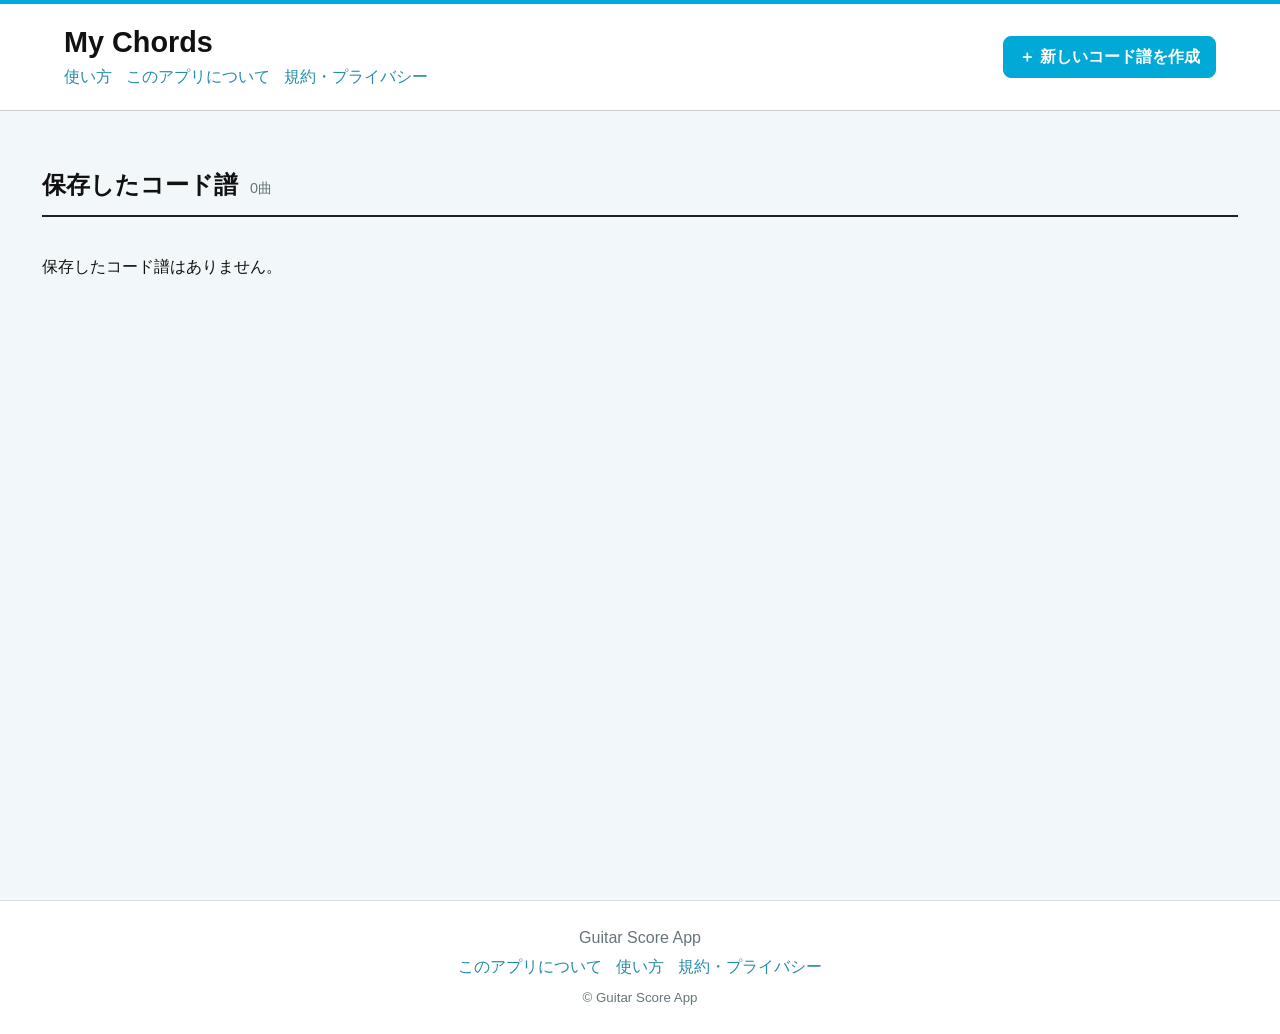
<file: index.html>
<!doctype html>
<html lang="ja">
<head>
  <meta charset="UTF-8">
  <meta name="viewport" content="width=device-width, initial-scale=1, maximum-scale=1, user-scalable=no, viewport-fit=cover">
  <title>Guitar Score App｜弾き語りコード譜作成</title>
  <meta name="description" content="歌詞とギターコードを組み合わせた弾き語り用コード譜を作成・編集できるWebアプリです。">
  <link rel="stylesheet" href="styles.css">
</head>
<body>
  <section id="homeScreen" class="home-screen">
    <header class="home-header">
      <div>
        <h1>My Chords</h1>
        <nav class="app-nav" aria-label="情報ページ">
          <a href="how-to-use.html">使い方</a>
          <a href="about.html">このアプリについて</a>
          <a href="legal.html">規約・プライバシー</a>
        </nav>
      </div>
      <button id="newSongBtn" class="primary-button" type="button">＋ 新しいコード譜を作成</button>
    </header>
    <main class="home-main">
      <div class="home-title-row"><h2>保存したコード譜</h2><span id="songCount"></span></div>
      <div id="songList" class="song-list"></div>
      <p id="emptyMessage" class="empty-message hidden">保存したコード譜はありません。</p>
    </main>
  </section>

  <section id="editorScreen" class="editor-screen hidden">
    <header class="app-header">
      <div class="editor-title-row"><button id="homeBtn" type="button">← 一覧へ戻る</button><h1>My Chords</h1></div>
      <div class="song-meta">
        <label>曲名<input id="titleInput" type="text" placeholder="曲名"></label>
        <label>アーティスト<input id="artistInput" type="text" placeholder="アーティスト名"></label>
        <label>Key<input id="keyInput" type="text" placeholder="例: C"></label>
        <label for="capoInput">Capo<input id="capoInput" name="capo" type="number" min="0" max="12" step="1" value="0" inputmode="numeric" aria-label="カポの位置"></label>
      </div>
      <details class="settings-panel"><summary>フォント・サイズ設定</summary><div class="font-options"><div class="font-settings"><label>歌詞フォント<select id="lyricFontFamilyInput"><option value="sans-serif">システム標準</option><option value="serif">serif</option><option value="メイリオ">メイリオ</option><option value="游ゴシック">游ゴシック</option><option value="Georgia">Georgia</option></select></label><label>コードフォント<select id="chordFontFamilyInput"><option value="monospace">monospace</option><option value="sans-serif">sans-serif</option><option value="serif">serif</option><option value="Arial">Arial</option><option value="Courier New">Courier New</option><option value="Georgia">Georgia</option></select></label></div><div class="font-size-settings"><label>歌詞サイズ<div class="font-size-control"><input id="lyricFontSizeInput" type="range" min="12" max="32" step="1"><output id="lyricFontSizeValue">13</output>px</div></label><label>コードサイズ<div class="font-size-control"><input id="chordFontSizeInput" type="range" min="12" max="32" step="1"><output id="chordFontSizeValue">13</output>px</div></label><button id="resetFontSizeBtn" type="button">サイズを標準に戻す</button></div></div></details>
      <div class="toolbar"><button id="lyricsMode" class="mode active" type="button">歌詞編集</button><button id="chordsMode" class="mode" type="button">コード編集</button><button id="previewMode" class="mode" type="button">プレビュー</button><span class="spacer"></span><button id="undoBtn" type="button">↶ 戻す</button><button id="redoBtn" type="button">↷ やり直す</button><button id="printBtn" type="button">印刷</button>
<label class="print-layout-control">
  印刷レイアウト
  <select id="printLayoutInput">
    <option value="single">1段</option>
    <option value="double">2段</option>
  </select>
</label>
</div>
      <div id="status" aria-live="polite"></div>
    </header>
    <main>
      <section id="lyricsEditor" class="panel"><label for="lyricsInput" class="section-label">歌詞（改行・空行を保持します）</label><textarea id="lyricsInput" name="lyrics" aria-label="歌詞入力欄" spellcheck="false" placeholder="歌詞を入力または貼り付けてください"></textarea></section>
      <section id="chordsEditor" class="panel hidden"><p class="hint">コードを選択してから歌詞をタップ／クリックすると、選択したコードを追加できます。未選択時はコード名を入力できます。</p>

<div id="desktopToolsDock">

  <div id="chordTools" class="chord-tools">
    <div class="tool-section palette-section">
      <h2>コードパレット</h2>

      <div class="palette-tabs" role="tablist" aria-label="コードパレットカテゴリ">
        <button type="button" class="palette-tab active" data-palette="basic" role="tab" aria-selected="true" aria-controls="chordPalette">基本</button>
        <button type="button" class="palette-tab" data-palette="flat" role="tab" aria-selected="false" aria-controls="chordPalette">♭</button>
        <button type="button" class="palette-tab" data-palette="minor" role="tab" aria-selected="false" aria-controls="chordPalette">マイナー</button>
        <button type="button" class="palette-tab" data-palette="seventh" role="tab" aria-selected="false" aria-controls="chordPalette">7th</button>
        <button type="button" class="palette-tab" data-palette="other" role="tab" aria-selected="false" aria-controls="chordPalette">その他</button>
      </div>

      <div id="chordPalette" class="chord-palette" aria-label="コードパレット"></div>
      <button id="clearPaletteBtn" class="secondary-button" type="button">選択解除</button>
      <button id="closePaletteBtn" class="secondary-button palette-close-button" type="button">パレットを閉じる</button>
    </div>

    <div class="tool-section transposition-tool">
      <h2>一括移調</h2>
      <div class="transpose-controls">
        <button id="transposeDownBtn" type="button" aria-label="半音下げる">−</button>
        <output id="transposeValue">0</output>
        <button id="transposeUpBtn" type="button" aria-label="半音上げる">＋</button>
        <button id="resetTransposeBtn" type="button">元に戻す</button>
      </div>
    </div>
  </div>

  <div id="mobileControls" class="mobile-controls hidden" aria-label="選択中コードの操作">
    <button id="addChordBtn" type="button">＋コード</button>
    <button id="deleteChordBtn" type="button">削除</button>
    <button id="duplicateChordBtn" type="button">複製</button>
    <button id="nudgeLeftBtn" type="button" aria-label="左へ移動">←</button>
    <input id="selectedChordName" type="text" autocomplete="off" spellcheck="false" aria-label="選択中のコード名">
    <button id="nudgeRightBtn" type="button" aria-label="右へ移動">→</button>
    <button id="copyChordBtn" type="button">コピー</button>
    <button id="pasteChordBtn" type="button">貼り付け</button>
  </div>

</div>

<div id="paletteBackdrop" class="palette-backdrop hidden"></div>
<div id="scoreEditor" class="score"></div>


</section>
      <section id="preview" class="panel hidden"><div class="preview-controls"><button id="addPageBreakBtn" type="button">＋ 改ページを追加</button><span id="previewBreakHint" aria-live="polite">追加ボタンを押してから、行間を選択してください</span></div><article id="previewSheet" class="sheet"></article></section>
    </main>
  </section>
  <footer class="site-footer app-footer"><div>Guitar Score App</div><div class="footer-links"><a href="about.html">このアプリについて</a><a href="how-to-use.html">使い方</a><a href="legal.html">規約・プライバシー</a></div><small>© Guitar Score App</small></footer>
  <script src="app.js"></script>
</body>
</html>
</file>
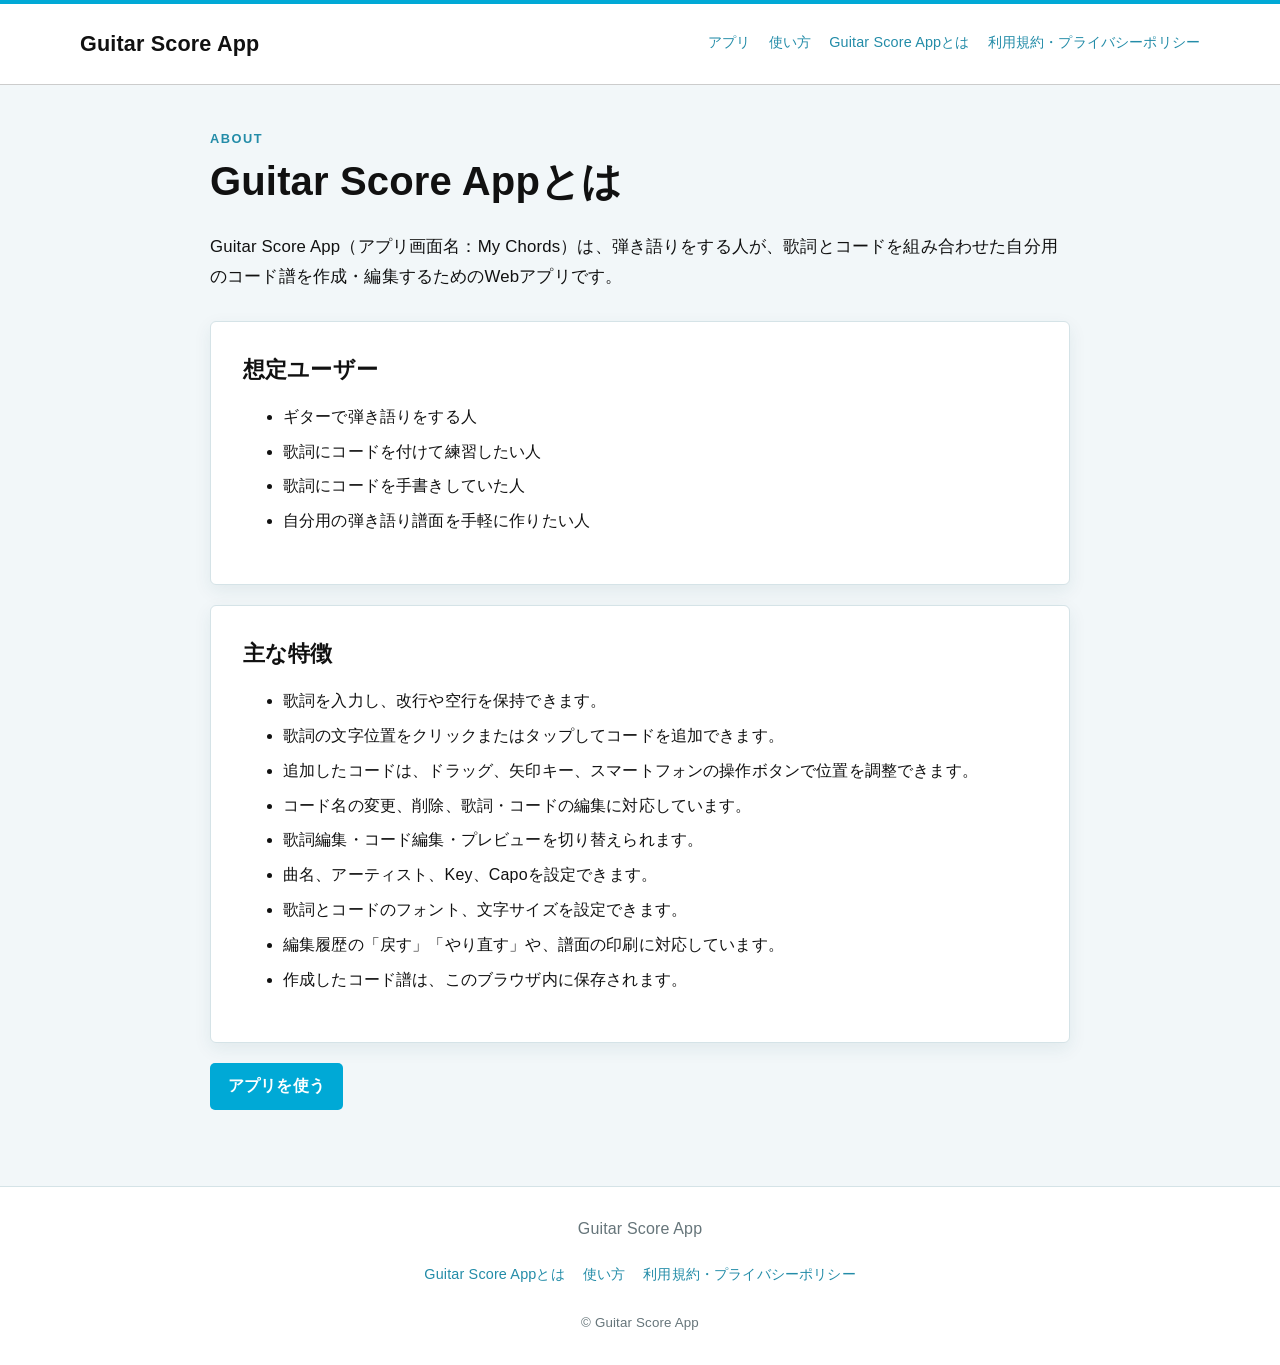
<file: about.html>
<!doctype html>
<html lang="ja">
<head>
  <meta charset="UTF-8">
  <meta name="viewport" content="width=device-width, initial-scale=1">
  <title>Guitar Score Appとは｜弾き語り用コード譜作成アプリ</title>
  <meta name="description" content="Guitar Score Appは、歌詞とコードを組み合わせた弾き語り用コード譜を作成・編集できるWebアプリです。">
  <link rel="stylesheet" href="info.css">
</head>
<body>
  <header class="site-header">
    <div class="site-header-inner"><a class="brand" href="index.html">Guitar Score App</a><nav aria-label="メインナビゲーション"><a href="index.html">アプリ</a><a href="how-to-use.html">使い方</a><a href="about.html" aria-current="page">Guitar Score Appとは</a><a href="legal.html">利用規約・プライバシーポリシー</a></nav></div>
  </header>
  <main class="content">
    <p class="eyebrow">ABOUT</p><h1>Guitar Score Appとは</h1>
    <p class="lead">Guitar Score App（アプリ画面名：My Chords）は、弾き語りをする人が、歌詞とコードを組み合わせた自分用のコード譜を作成・編集するためのWebアプリです。</p>
    <section class="card"><h2>想定ユーザー</h2><ul><li>ギターで弾き語りをする人</li><li>歌詞にコードを付けて練習したい人</li><li>歌詞にコードを手書きしていた人</li><li>自分用の弾き語り譜面を手軽に作りたい人</li></ul></section>
    <section class="card"><h2>主な特徴</h2><ul><li>歌詞を入力し、改行や空行を保持できます。</li><li>歌詞の文字位置をクリックまたはタップしてコードを追加できます。</li><li>追加したコードは、ドラッグ、矢印キー、スマートフォンの操作ボタンで位置を調整できます。</li><li>コード名の変更、削除、歌詞・コードの編集に対応しています。</li><li>歌詞編集・コード編集・プレビューを切り替えられます。</li><li>曲名、アーティスト、Key、Capoを設定できます。</li><li>歌詞とコードのフォント、文字サイズを設定できます。</li><li>編集履歴の「戻す」「やり直す」や、譜面の印刷に対応しています。</li><li>作成したコード譜は、このブラウザ内に保存されます。</li></ul></section>
    <p><a class="button" href="index.html">アプリを使う</a></p>
  </main>
  <footer class="site-footer"><div>Guitar Score App</div><div class="footer-links"><a href="about.html">Guitar Score Appとは</a><a href="how-to-use.html">使い方</a><a href="legal.html">利用規約・プライバシーポリシー</a></div><small>© Guitar Score App</small></footer>
</body>
</html>
</file>
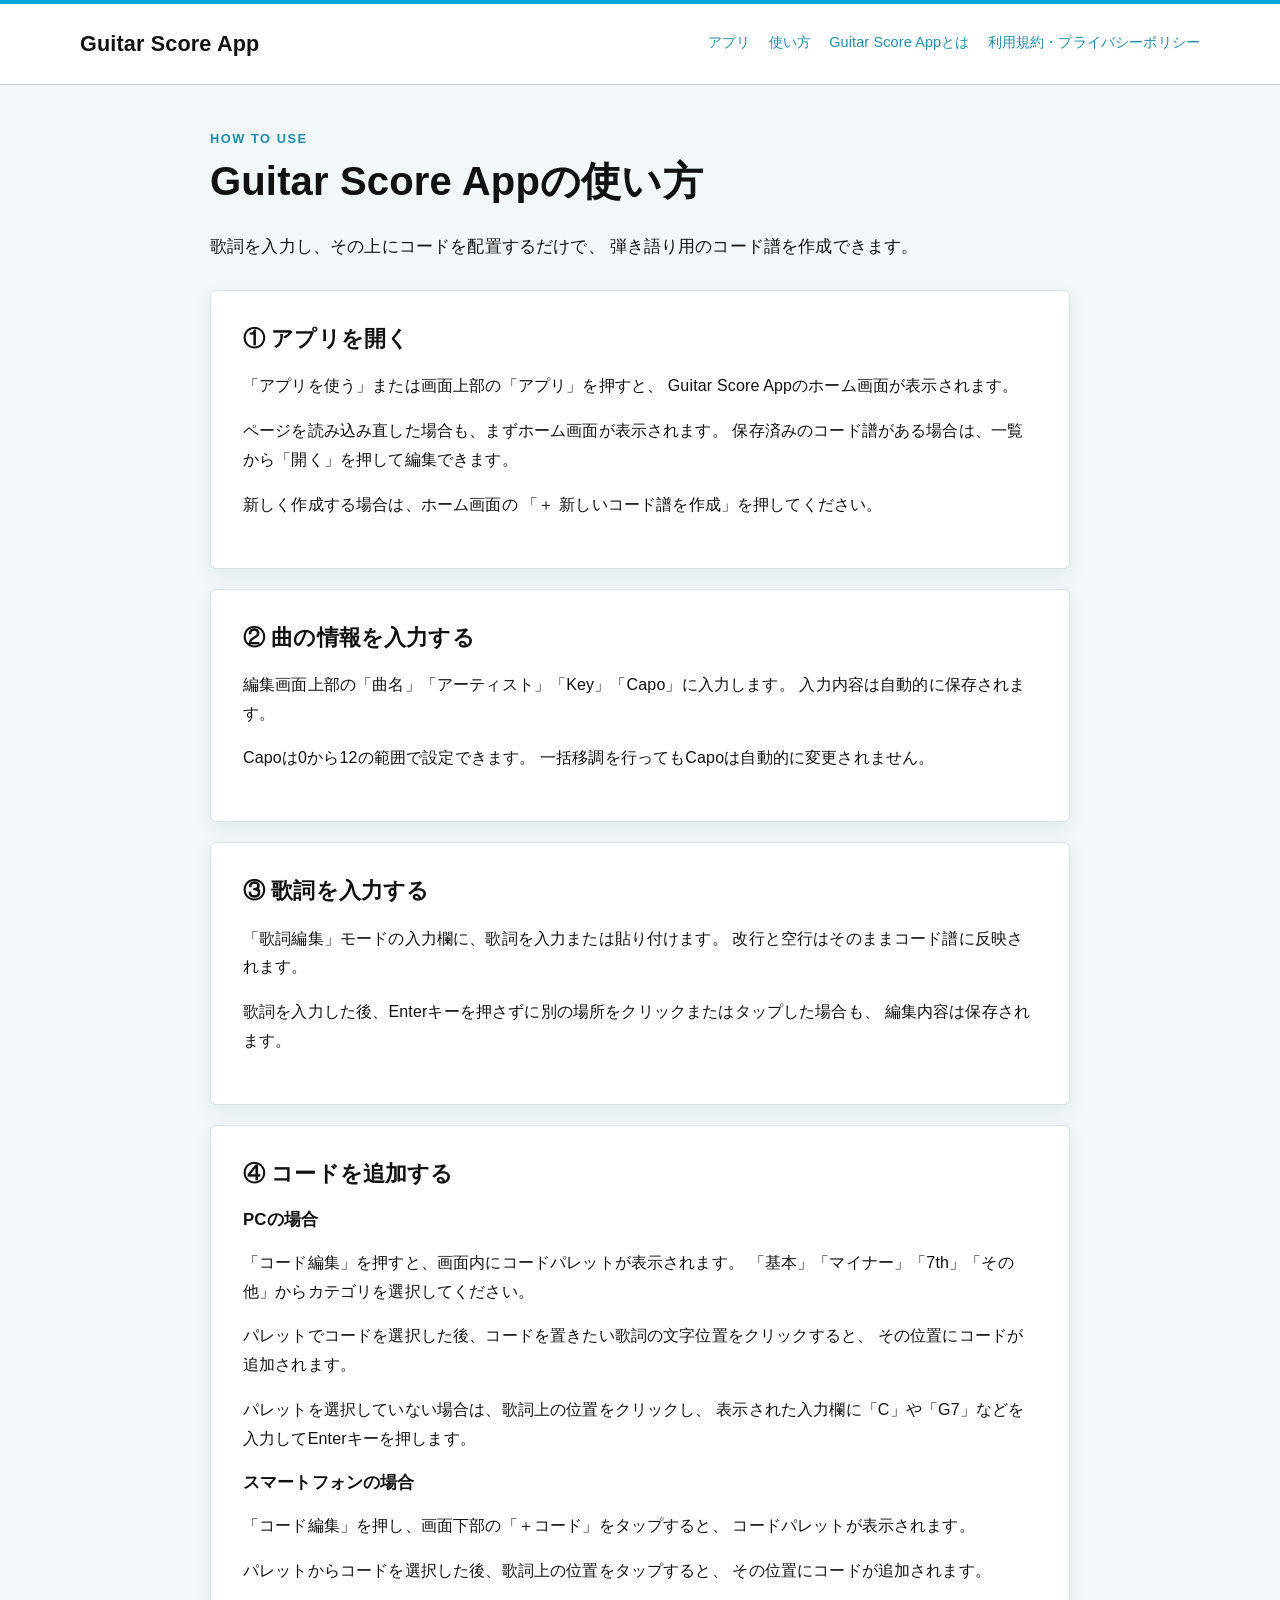
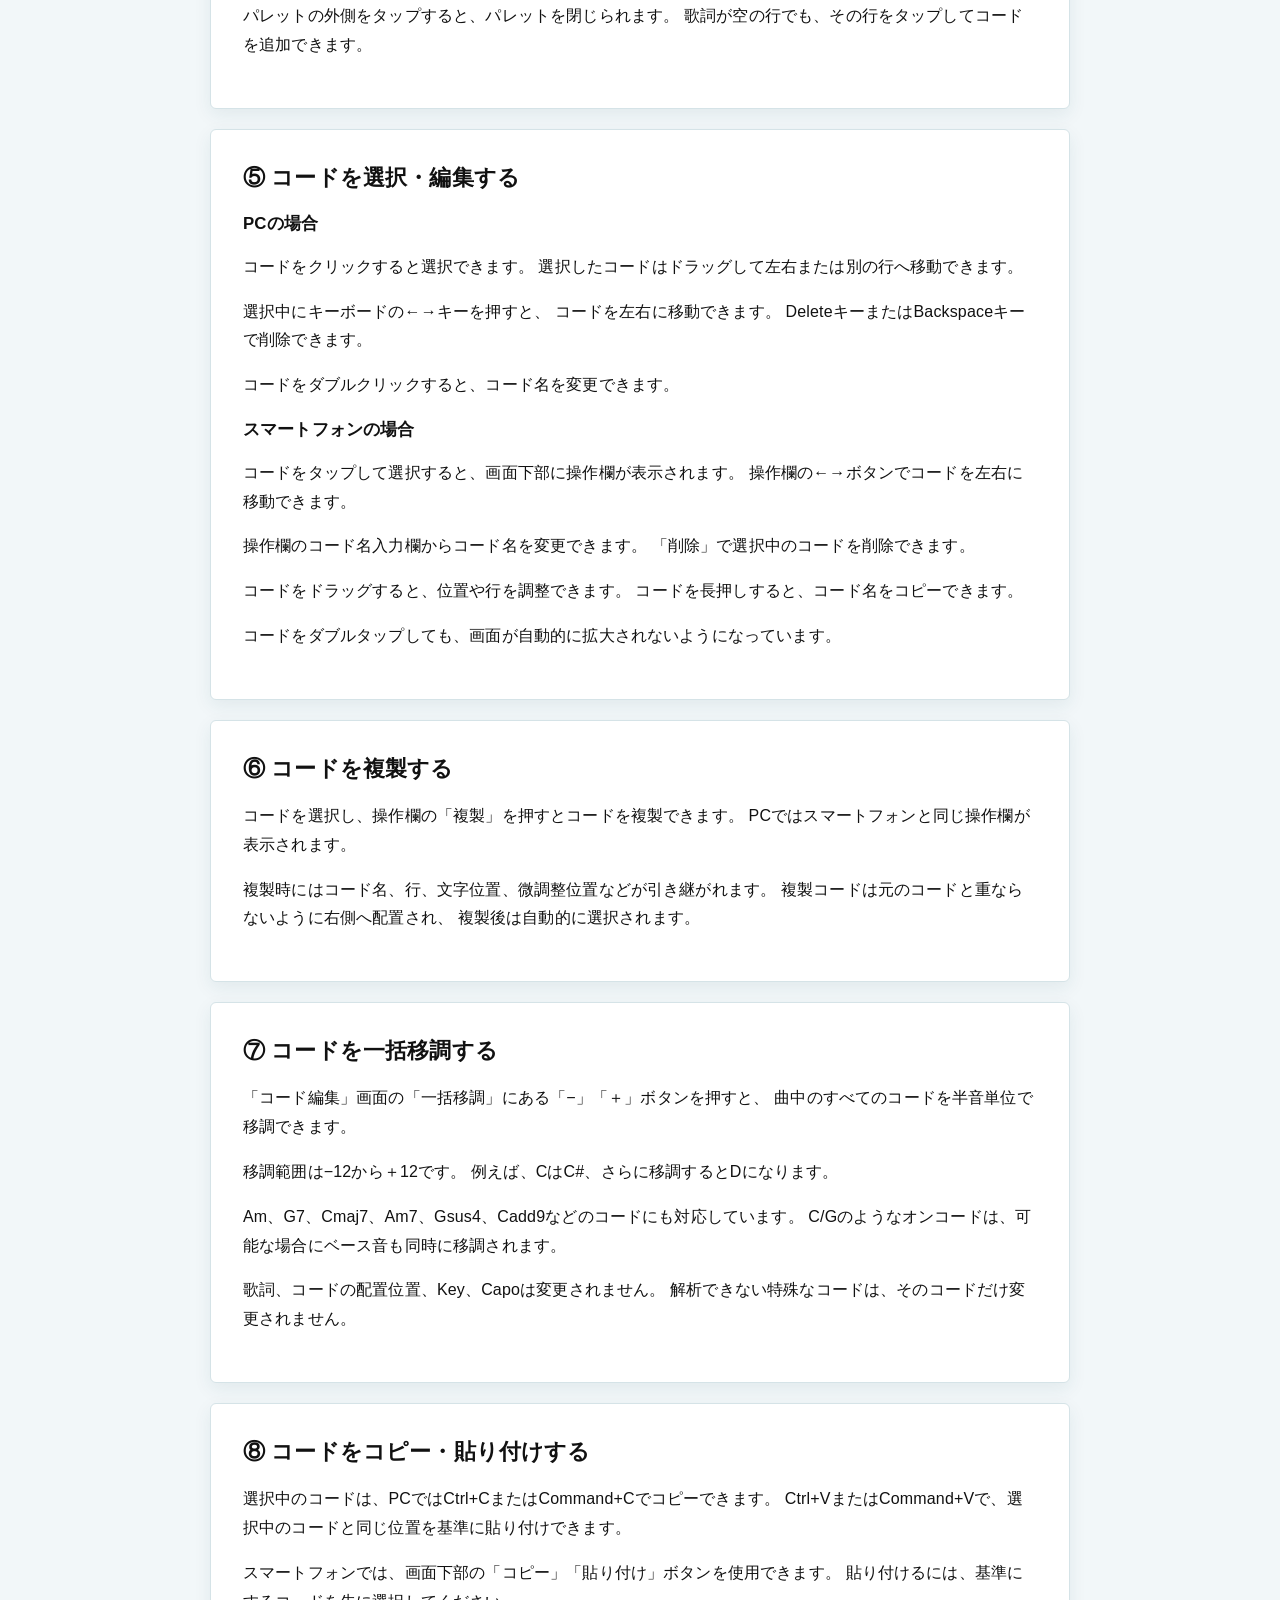
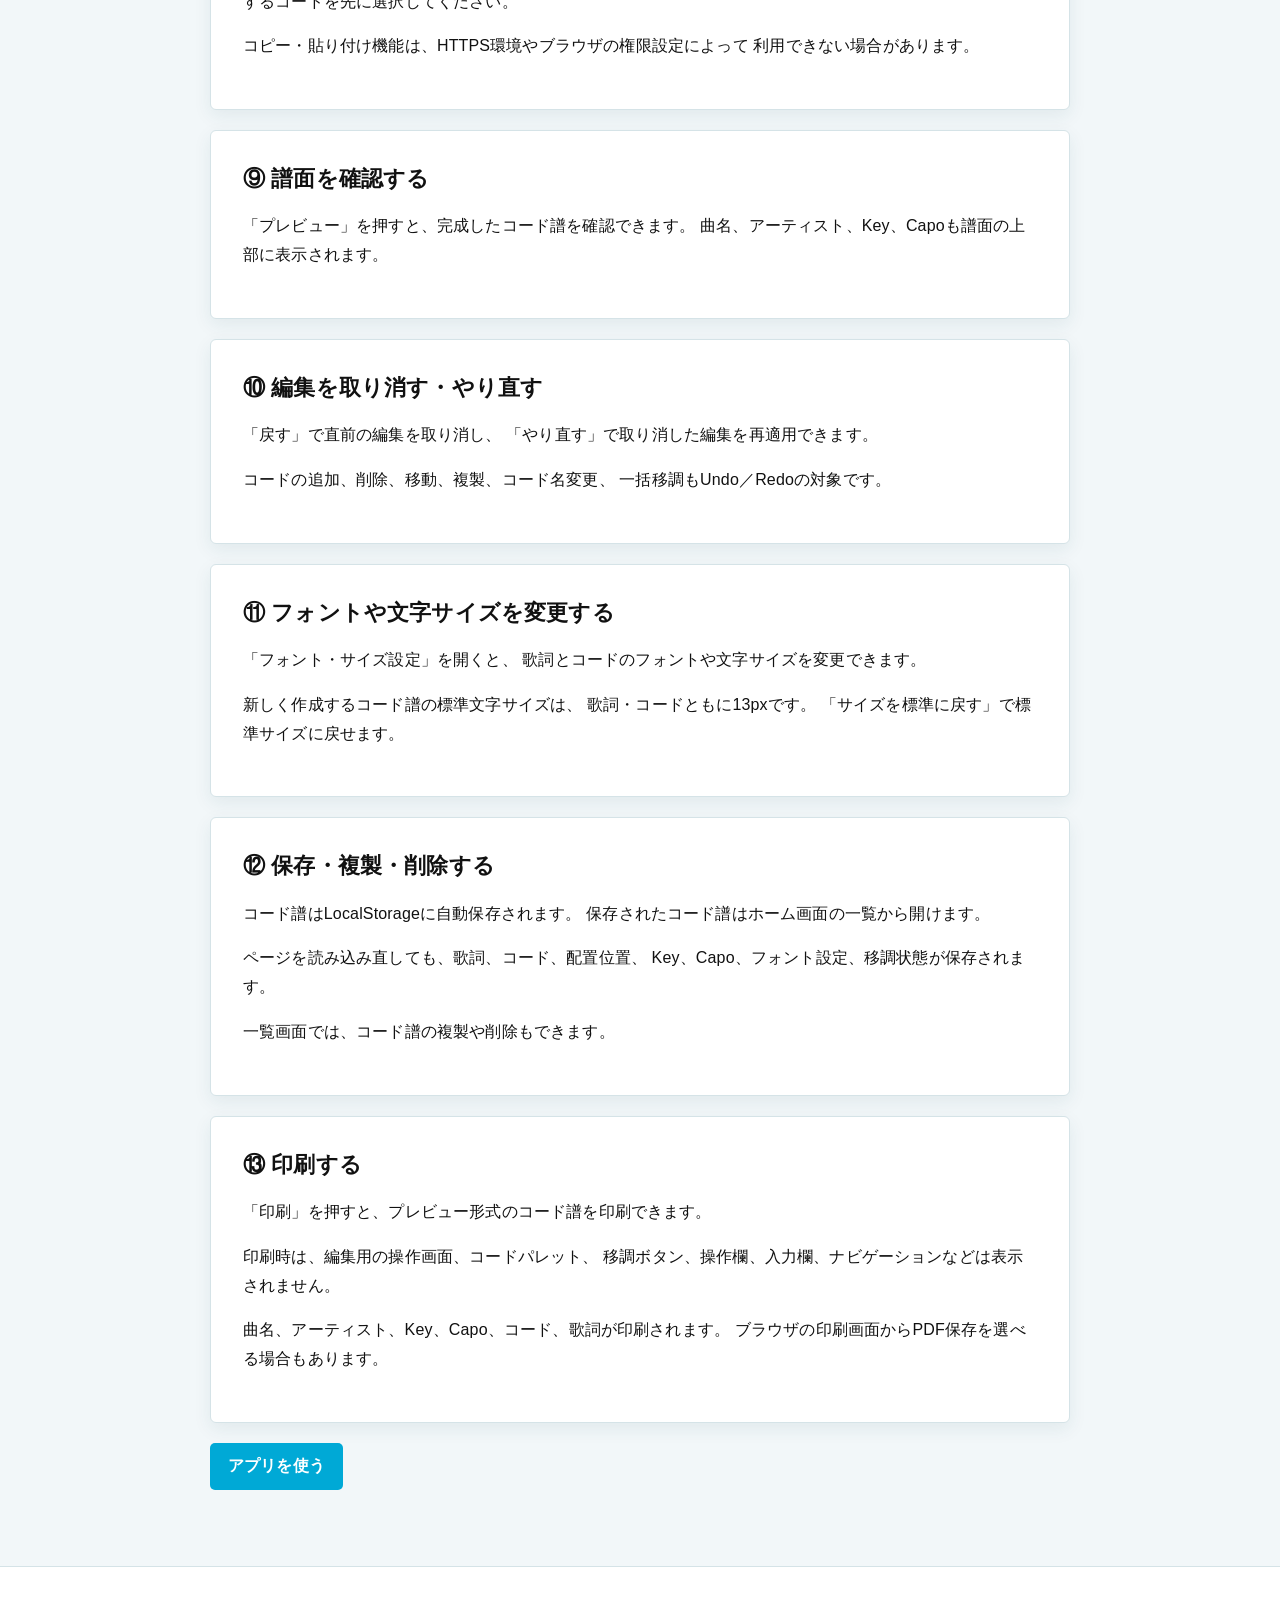
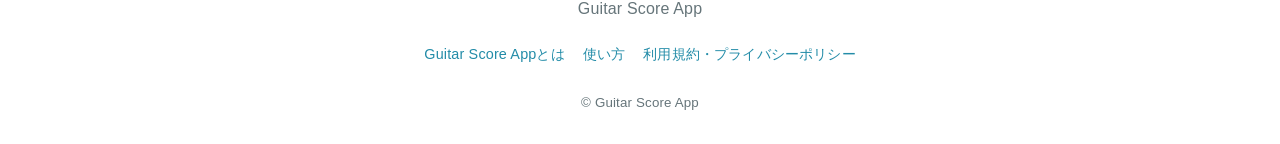
<file: how-to-use.html>
<!doctype html>
<html lang="ja">
<head>
  <meta charset="UTF-8">
  <meta name="viewport" content="width=device-width, initial-scale=1">
  <title>Guitar Score Appの使い方｜弾き語りコード譜の作成方法</title>
  <meta name="description" content="Guitar Score Appで歌詞を入力し、コードを配置・編集してコード譜を作成する方法を説明します。">
  <link rel="stylesheet" href="info.css">
</head>

<body>
  <header class="site-header">
    <div class="site-header-inner">
      <a class="brand" href="index.html">Guitar Score App</a>

      <nav aria-label="メインナビゲーション">
        <a href="index.html">アプリ</a>
        <a href="how-to-use.html" aria-current="page">使い方</a>
        <a href="about.html">Guitar Score Appとは</a>
        <a href="legal.html">利用規約・プライバシーポリシー</a>
      </nav>
    </div>
  </header>

  <main class="content">
    <p class="eyebrow">HOW TO USE</p>

    <h1>Guitar Score Appの使い方</h1>

    <p class="lead">
      歌詞を入力し、その上にコードを配置するだけで、
      弾き語り用のコード譜を作成できます。
    </p>

    <section class="card">
      <h2>① アプリを開く</h2>
      <p>
        「アプリを使う」または画面上部の「アプリ」を押すと、
        Guitar Score Appのホーム画面が表示されます。
      </p>
      <p>
        ページを読み込み直した場合も、まずホーム画面が表示されます。
        保存済みのコード譜がある場合は、一覧から「開く」を押して編集できます。
      </p>
      <p>
        新しく作成する場合は、ホーム画面の
        「＋ 新しいコード譜を作成」を押してください。
      </p>
    </section>

    <section class="card">
      <h2>② 曲の情報を入力する</h2>
      <p>
        編集画面上部の「曲名」「アーティスト」「Key」「Capo」に入力します。
        入力内容は自動的に保存されます。
      </p>
      <p>
        Capoは0から12の範囲で設定できます。
        一括移調を行ってもCapoは自動的に変更されません。
      </p>
    </section>

    <section class="card">
      <h2>③ 歌詞を入力する</h2>
      <p>
        「歌詞編集」モードの入力欄に、歌詞を入力または貼り付けます。
        改行と空行はそのままコード譜に反映されます。
      </p>
      <p>
        歌詞を入力した後、Enterキーを押さずに別の場所をクリックまたはタップした場合も、
        編集内容は保存されます。
      </p>
    </section>

    <section class="card">
      <h2>④ コードを追加する</h2>

      <h3>PCの場合</h3>
      <p>
        「コード編集」を押すと、画面内にコードパレットが表示されます。
        「基本」「マイナー」「7th」「その他」からカテゴリを選択してください。
      </p>
      <p>
        パレットでコードを選択した後、コードを置きたい歌詞の文字位置をクリックすると、
        その位置にコードが追加されます。
      </p>
      <p>
        パレットを選択していない場合は、歌詞上の位置をクリックし、
        表示された入力欄に「C」や「G7」などを入力してEnterキーを押します。
      </p>

      <h3>スマートフォンの場合</h3>
      <p>
        「コード編集」を押し、画面下部の「＋コード」をタップすると、
        コードパレットが表示されます。
      </p>
      <p>
        パレットからコードを選択した後、歌詞上の位置をタップすると、
        その位置にコードが追加されます。
      </p>
      <p>
        パレットの外側をタップすると、パレットを閉じられます。
        歌詞が空の行でも、その行をタップしてコードを追加できます。
      </p>
    </section>

    <section class="card">
      <h2>⑤ コードを選択・編集する</h2>

      <h3>PCの場合</h3>
      <p>
        コードをクリックすると選択できます。
        選択したコードはドラッグして左右または別の行へ移動できます。
      </p>
      <p>
        選択中にキーボードの←→キーを押すと、
        コードを左右に移動できます。
        DeleteキーまたはBackspaceキーで削除できます。
      </p>
      <p>
        コードをダブルクリックすると、コード名を変更できます。
      </p>

      <h3>スマートフォンの場合</h3>
      <p>
        コードをタップして選択すると、画面下部に操作欄が表示されます。
        操作欄の←→ボタンでコードを左右に移動できます。
      </p>
      <p>
        操作欄のコード名入力欄からコード名を変更できます。
        「削除」で選択中のコードを削除できます。
      </p>
      <p>
        コードをドラッグすると、位置や行を調整できます。
        コードを長押しすると、コード名をコピーできます。
      </p>
      <p>
        コードをダブルタップしても、画面が自動的に拡大されないようになっています。
      </p>
    </section>

    <section class="card">
      <h2>⑥ コードを複製する</h2>
      <p>
        コードを選択し、操作欄の「複製」を押すとコードを複製できます。
        PCではスマートフォンと同じ操作欄が表示されます。
      </p>
      <p>
        複製時にはコード名、行、文字位置、微調整位置などが引き継がれます。
        複製コードは元のコードと重ならないように右側へ配置され、
        複製後は自動的に選択されます。
      </p>
    </section>

    <section class="card">
      <h2>⑦ コードを一括移調する</h2>
      <p>
        「コード編集」画面の「一括移調」にある「−」「＋」ボタンを押すと、
        曲中のすべてのコードを半音単位で移調できます。
      </p>
      <p>
        移調範囲は−12から＋12です。
        例えば、CはC#、さらに移調するとDになります。
      </p>
      <p>
        Am、G7、Cmaj7、Am7、Gsus4、Cadd9などのコードにも対応しています。
        C/Gのようなオンコードは、可能な場合にベース音も同時に移調されます。
      </p>
      <p>
        歌詞、コードの配置位置、Key、Capoは変更されません。
        解析できない特殊なコードは、そのコードだけ変更されません。
      </p>
    </section>

    <section class="card">
      <h2>⑧ コードをコピー・貼り付けする</h2>
      <p>
        選択中のコードは、PCではCtrl+CまたはCommand+Cでコピーできます。
        Ctrl+VまたはCommand+Vで、選択中のコードと同じ位置を基準に貼り付けできます。
      </p>
      <p>
        スマートフォンでは、画面下部の「コピー」「貼り付け」ボタンを使用できます。
        貼り付けるには、基準にするコードを先に選択してください。
      </p>
      <p>
        コピー・貼り付け機能は、HTTPS環境やブラウザの権限設定によって
        利用できない場合があります。
      </p>
    </section>

    <section class="card">
      <h2>⑨ 譜面を確認する</h2>
      <p>
        「プレビュー」を押すと、完成したコード譜を確認できます。
        曲名、アーティスト、Key、Capoも譜面の上部に表示されます。
      </p>
    </section>

    <section class="card">
      <h2>⑩ 編集を取り消す・やり直す</h2>
      <p>
        「戻す」で直前の編集を取り消し、
        「やり直す」で取り消した編集を再適用できます。
      </p>
      <p>
        コードの追加、削除、移動、複製、コード名変更、
        一括移調もUndo／Redoの対象です。
      </p>
    </section>

    <section class="card">
      <h2>⑪ フォントや文字サイズを変更する</h2>
      <p>
        「フォント・サイズ設定」を開くと、
        歌詞とコードのフォントや文字サイズを変更できます。
      </p>
      <p>
        新しく作成するコード譜の標準文字サイズは、
        歌詞・コードともに13pxです。
        「サイズを標準に戻す」で標準サイズに戻せます。
      </p>
    </section>

    <section class="card">
      <h2>⑫ 保存・複製・削除する</h2>
      <p>
        コード譜はLocalStorageに自動保存されます。
        保存されたコード譜はホーム画面の一覧から開けます。
      </p>
      <p>
        ページを読み込み直しても、歌詞、コード、配置位置、
        Key、Capo、フォント設定、移調状態が保存されます。
      </p>
      <p>
        一覧画面では、コード譜の複製や削除もできます。
      </p>
    </section>

    <section class="card">
      <h2>⑬ 印刷する</h2>
      <p>
        「印刷」を押すと、プレビュー形式のコード譜を印刷できます。
      </p>
      <p>
        印刷時は、編集用の操作画面、コードパレット、
        移調ボタン、操作欄、入力欄、ナビゲーションなどは表示されません。
      </p>
      <p>
        曲名、アーティスト、Key、Capo、コード、歌詞が印刷されます。
        ブラウザの印刷画面からPDF保存を選べる場合もあります。
      </p>
    </section>

    <p>
      <a class="button" href="index.html">アプリを使う</a>
    </p>
  </main>

  <footer class="site-footer">
    <div>Guitar Score App</div>

    <div class="footer-links">
      <a href="about.html">Guitar Score Appとは</a>
      <a href="how-to-use.html">使い方</a>
      <a href="legal.html">利用規約・プライバシーポリシー</a>
    </div>

    <small>© Guitar Score App</small>
  </footer>
</body>
</html>
</file>
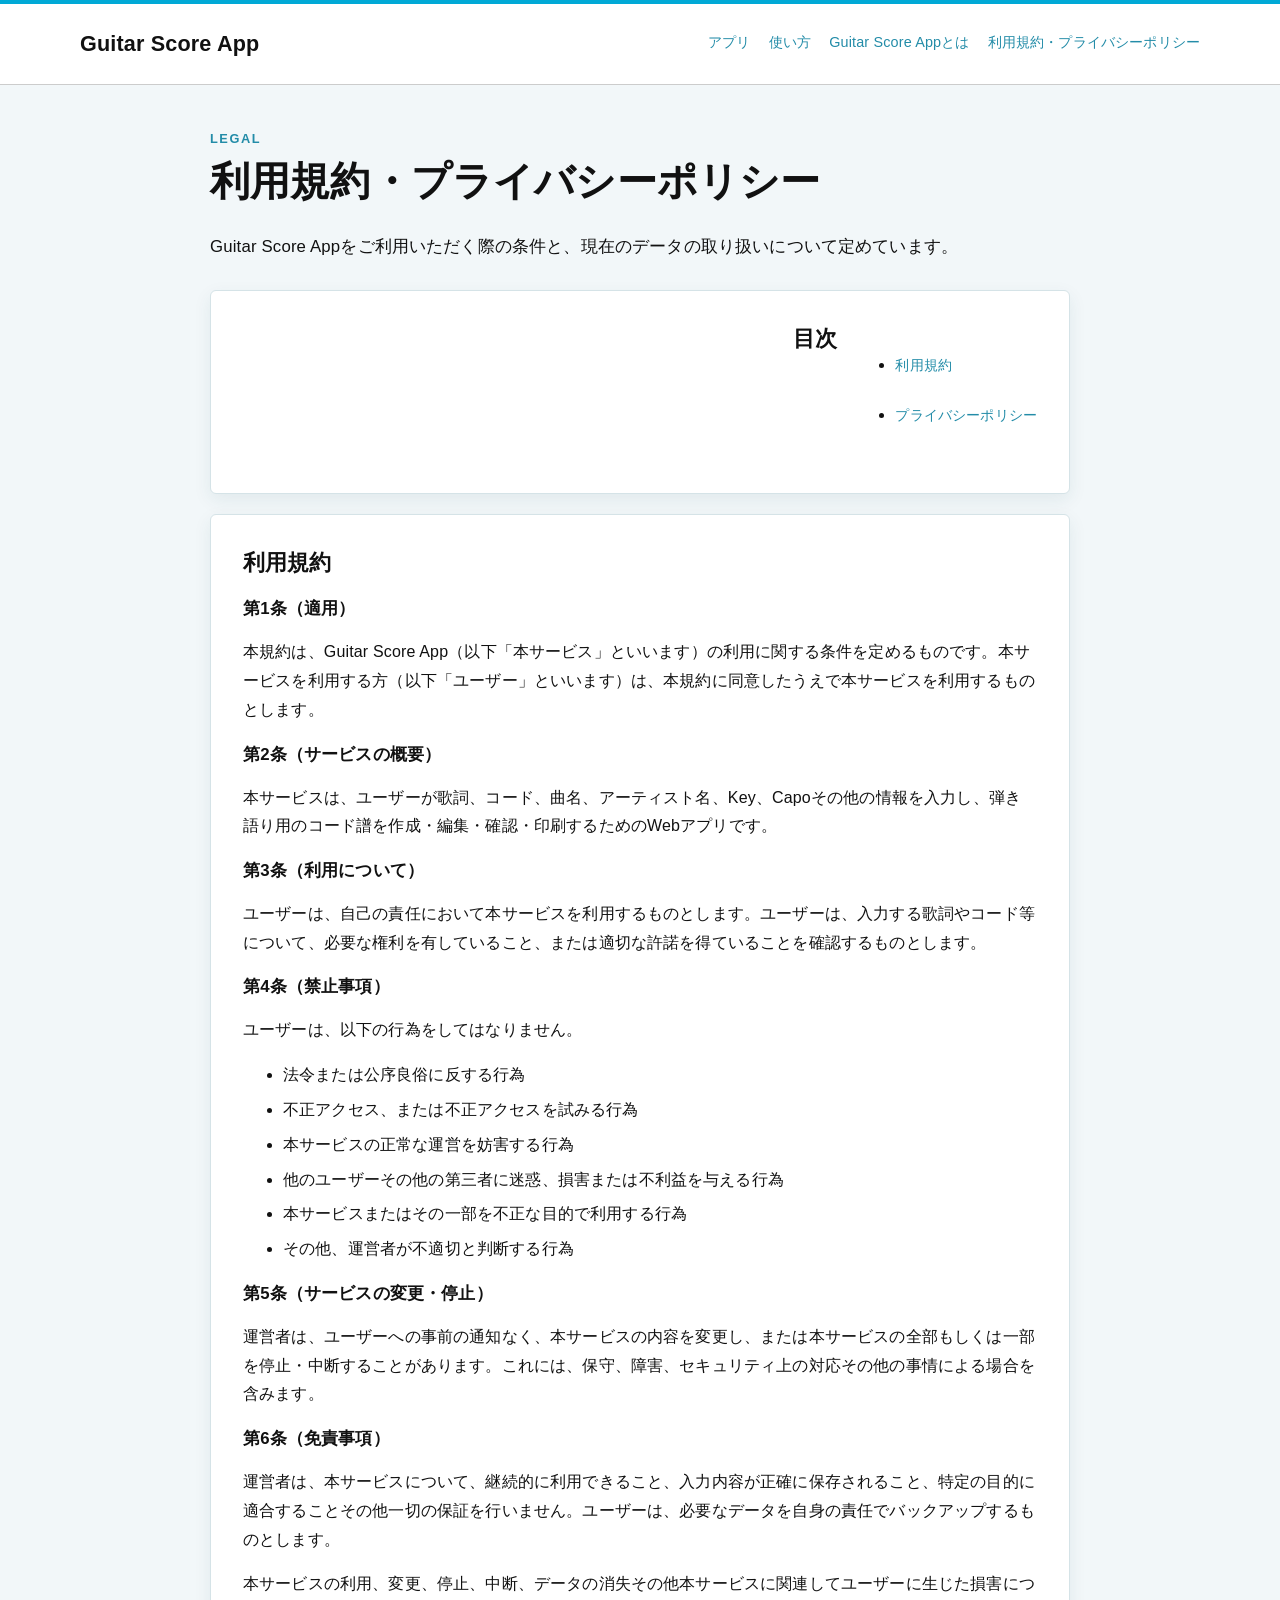
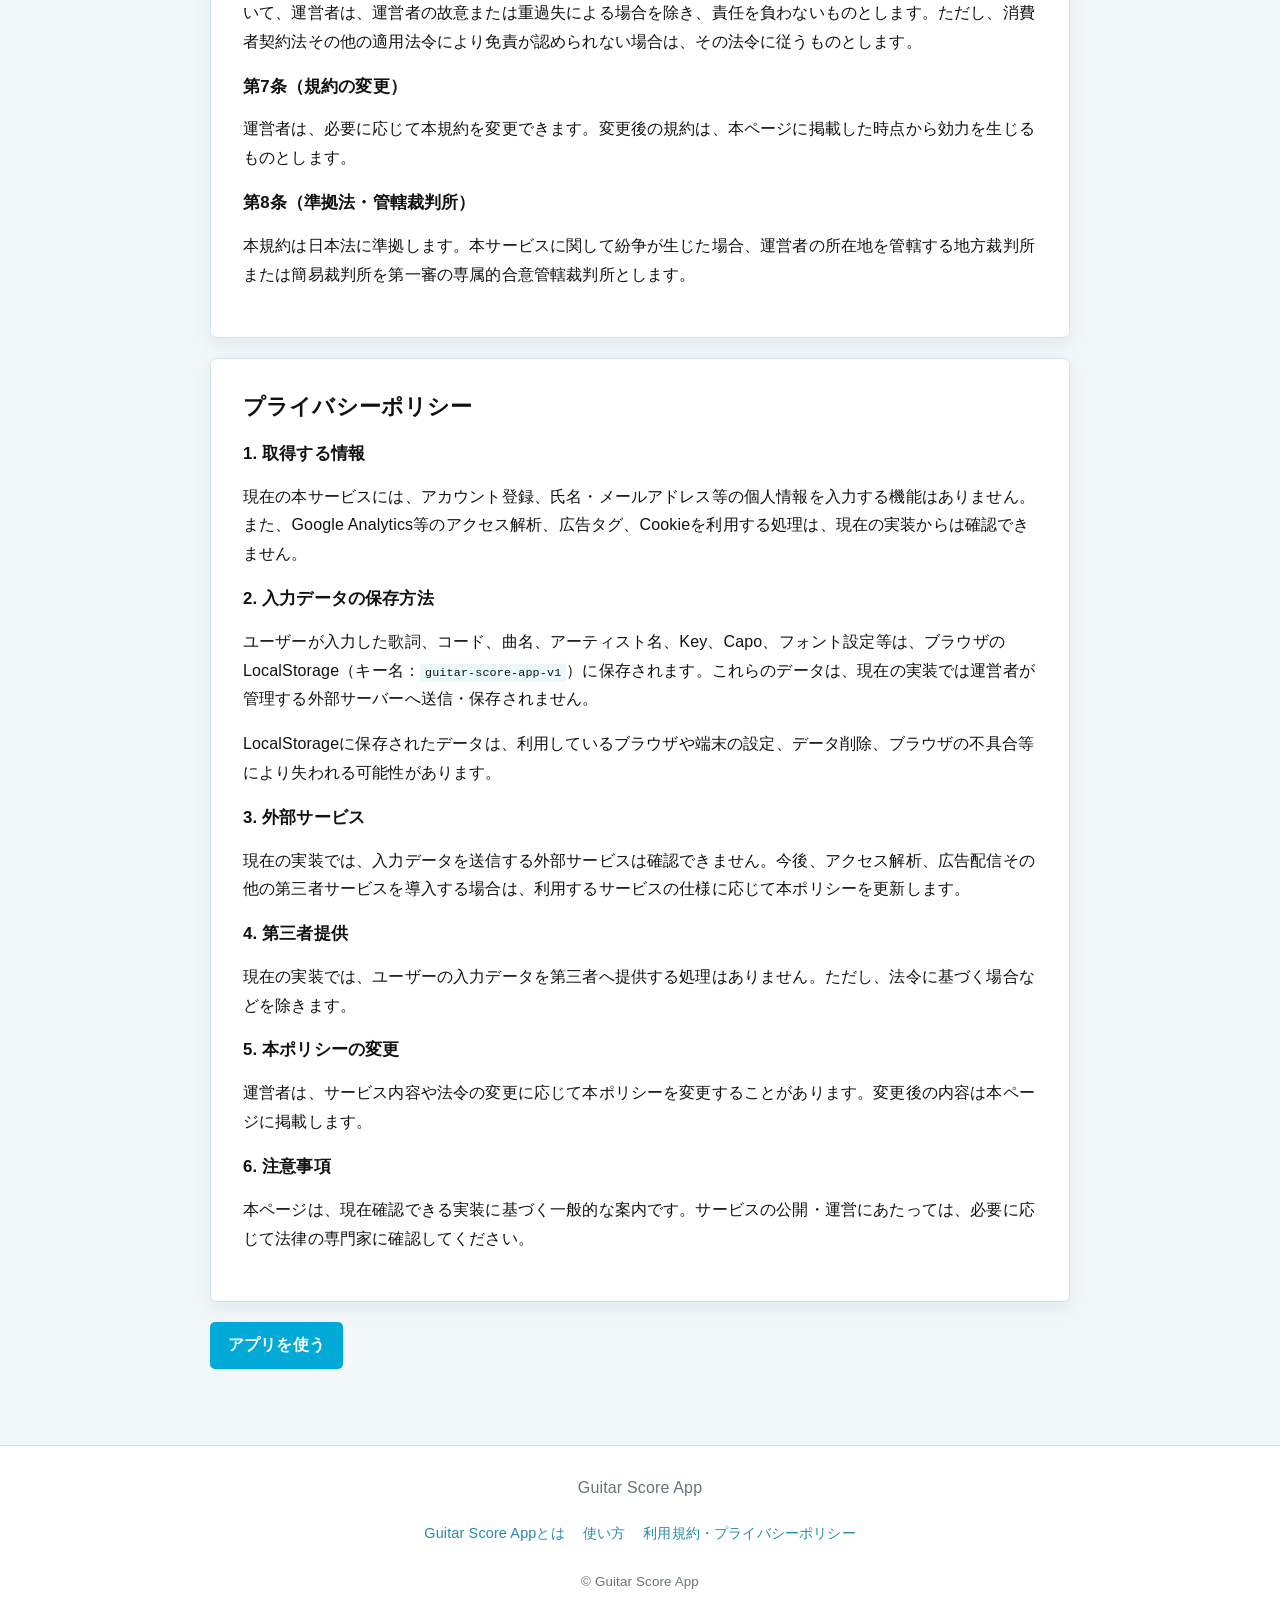
<file: legal.html>
<!doctype html>
<html lang="ja">
<head>
  <meta charset="UTF-8">
  <meta name="viewport" content="width=device-width, initial-scale=1">
  <title>利用規約・プライバシーポリシー｜Guitar Score App</title>
  <meta name="description" content="Guitar Score Appの利用規約およびプライバシーポリシーです。サービスの利用条件、データの保存方法、広告や外部サービスについて説明します。">
  <link rel="stylesheet" href="info.css">
</head>
<body>
  <header class="site-header">
    <div class="site-header-inner">
      <a class="brand" href="index.html">Guitar Score App</a>
      <nav aria-label="メインナビゲーション">
        <a href="index.html">アプリ</a>
        <a href="how-to-use.html">使い方</a>
        <a href="about.html">Guitar Score Appとは</a>
        <a href="legal.html" aria-current="page">利用規約・プライバシーポリシー</a>
      </nav>
    </div>
  </header>

  <main class="content">
    <p class="eyebrow">LEGAL</p>
    <h1>利用規約・プライバシーポリシー</h1>
    <p class="lead">Guitar Score Appをご利用いただく際の条件と、現在のデータの取り扱いについて定めています。</p>

    <nav class="card" aria-label="ページ内目次">
      <h2>目次</h2>
      <ul>
        <li><a href="#terms">利用規約</a></li>
        <li><a href="#privacy">プライバシーポリシー</a></li>
      </ul>
    </nav>

    <section id="terms" class="card">
      <h2>利用規約</h2>
      <h3>第1条（適用）</h3>
      <p>本規約は、Guitar Score App（以下「本サービス」といいます）の利用に関する条件を定めるものです。本サービスを利用する方（以下「ユーザー」といいます）は、本規約に同意したうえで本サービスを利用するものとします。</p>

      <h3>第2条（サービスの概要）</h3>
      <p>本サービスは、ユーザーが歌詞、コード、曲名、アーティスト名、Key、Capoその他の情報を入力し、弾き語り用のコード譜を作成・編集・確認・印刷するためのWebアプリです。</p>

      <h3>第3条（利用について）</h3>
      <p>ユーザーは、自己の責任において本サービスを利用するものとします。ユーザーは、入力する歌詞やコード等について、必要な権利を有していること、または適切な許諾を得ていることを確認するものとします。</p>

      <h3>第4条（禁止事項）</h3>
      <p>ユーザーは、以下の行為をしてはなりません。</p>
      <ul>
        <li>法令または公序良俗に反する行為</li>
        <li>不正アクセス、または不正アクセスを試みる行為</li>
        <li>本サービスの正常な運営を妨害する行為</li>
        <li>他のユーザーその他の第三者に迷惑、損害または不利益を与える行為</li>
        <li>本サービスまたはその一部を不正な目的で利用する行為</li>
        <li>その他、運営者が不適切と判断する行為</li>
      </ul>

      <h3>第5条（サービスの変更・停止）</h3>
      <p>運営者は、ユーザーへの事前の通知なく、本サービスの内容を変更し、または本サービスの全部もしくは一部を停止・中断することがあります。これには、保守、障害、セキュリティ上の対応その他の事情による場合を含みます。</p>

      <h3>第6条（免責事項）</h3>
      <p>運営者は、本サービスについて、継続的に利用できること、入力内容が正確に保存されること、特定の目的に適合することその他一切の保証を行いません。ユーザーは、必要なデータを自身の責任でバックアップするものとします。</p>
      <p>本サービスの利用、変更、停止、中断、データの消失その他本サービスに関連してユーザーに生じた損害について、運営者は、運営者の故意または重過失による場合を除き、責任を負わないものとします。ただし、消費者契約法その他の適用法令により免責が認められない場合は、その法令に従うものとします。</p>

      <h3>第7条（規約の変更）</h3>
      <p>運営者は、必要に応じて本規約を変更できます。変更後の規約は、本ページに掲載した時点から効力を生じるものとします。</p>

      <h3>第8条（準拠法・管轄裁判所）</h3>
      <p>本規約は日本法に準拠します。本サービスに関して紛争が生じた場合、運営者の所在地を管轄する地方裁判所または簡易裁判所を第一審の専属的合意管轄裁判所とします。</p>
    </section>

    <section id="privacy" class="card">
      <h2>プライバシーポリシー</h2>
      <h3>1. 取得する情報</h3>
      <p>現在の本サービスには、アカウント登録、氏名・メールアドレス等の個人情報を入力する機能はありません。また、Google Analytics等のアクセス解析、広告タグ、Cookieを利用する処理は、現在の実装からは確認できません。</p>

      <h3>2. 入力データの保存方法</h3>
      <p>ユーザーが入力した歌詞、コード、曲名、アーティスト名、Key、Capo、フォント設定等は、ブラウザのLocalStorage（キー名：<code>guitar-score-app-v1</code>）に保存されます。これらのデータは、現在の実装では運営者が管理する外部サーバーへ送信・保存されません。</p>
      <p>LocalStorageに保存されたデータは、利用しているブラウザや端末の設定、データ削除、ブラウザの不具合等により失われる可能性があります。</p>

      <h3>3. 外部サービス</h3>
      <p>現在の実装では、入力データを送信する外部サービスは確認できません。今後、アクセス解析、広告配信その他の第三者サービスを導入する場合は、利用するサービスの仕様に応じて本ポリシーを更新します。</p>

      <h3>4. 第三者提供</h3>
      <p>現在の実装では、ユーザーの入力データを第三者へ提供する処理はありません。ただし、法令に基づく場合などを除きます。</p>

      <h3>5. 本ポリシーの変更</h3>
      <p>運営者は、サービス内容や法令の変更に応じて本ポリシーを変更することがあります。変更後の内容は本ページに掲載します。</p>

      <h3>6. 注意事項</h3>
      <p>本ページは、現在確認できる実装に基づく一般的な案内です。サービスの公開・運営にあたっては、必要に応じて法律の専門家に確認してください。</p>
    </section>

    <p><a class="button" href="index.html">アプリを使う</a></p>
  </main>

  <footer class="site-footer">
    <div>Guitar Score App</div>
    <div class="footer-links">
      <a href="about.html">Guitar Score Appとは</a>
      <a href="how-to-use.html">使い方</a>
      <a href="legal.html">利用規約・プライバシーポリシー</a>
    </div>
    <small>© Guitar Score App</small>
  </footer>
</body>
</html>
</file>
<file: styles.css>
:root{--bg:#f2f7f9;--surface:#fff;--surface-muted:#f7fcfd;--text:#111;--muted:#66757a;--border:#d5e3e7;--accent:#00a9d6;--accent-dark:#238ca8;--accent-light:#e8f8fb;--danger:#c62828;--shadow:0 6px 18px rgba(20,80,95,.08);--lyric-font-size:13px;--chord-font-size:13px;--lyric-font-family:sans-serif;--chord-font-family:monospace}*{box-sizing:border-box}html,body{min-height:100%;margin:0;overflow-x:hidden;color:var(--text);background:var(--bg);font-family:-apple-system,BlinkMacSystemFont,"Segoe UI",Arial,sans-serif}button,input,textarea,select{font:inherit}button{min-height:42px;padding:.6rem .95rem;border:1px solid var(--border);border-radius:5px;background:#fff;cursor:pointer;touch-action:manipulation}button:hover{border-color:var(--accent);background:var(--accent-light)}button:disabled{opacity:.5;cursor:not-allowed}button:focus-visible,input:focus-visible,textarea:focus-visible,select:focus-visible{outline:3px solid rgba(0,169,214,.28);outline-offset:2px}.hidden{display:none!important}.home-screen{min-height:100vh}.home-header{display:flex;align-items:center;justify-content:space-between;gap:20px;padding:22px clamp(18px,5vw,64px);border-top:4px solid var(--accent);border-bottom:1px solid #ccc;background:#fff}.home-header h1,.app-header h1{margin:0;font-size:clamp(1.35rem,3vw,1.8rem);font-weight:800}.primary-button{color:#fff;border-color:var(--accent);background:var(--accent);font-weight:700}.home-main,main{width:min(100%,1120px);margin:0 auto;padding:clamp(26px,5vw,58px) clamp(14px,4vw,42px)}.home-title-row{display:flex;align-items:baseline;gap:12px;margin-bottom:24px;padding-bottom:14px;border-bottom:2px solid #222}.home-title-row h2{margin:0}#songCount{color:var(--muted);font-size:.9rem}.song-list{display:grid;grid-template-columns:repeat(auto-fill,minmax(260px,1fr));gap:18px}.song-card{padding:22px;border:1px solid var(--border);border-radius:6px;background:#fff;box-shadow:var(--shadow)}.song-card h3{margin:0 0 9px}.song-card p{margin:5px 0;color:var(--muted);font-size:.88rem}.song-card-actions{display:flex;gap:8px;margin-top:20px}.song-card-actions button:first-child{flex:1;color:#fff;border-color:var(--accent);background:var(--accent)}.delete-song,#deleteChordBtn{color:var(--danger)}.app-header{padding:max(8px,env(safe-area-inset-top)) clamp(14px,4vw,38px) 8px;border-top:4px solid var(--accent);border-bottom:1px solid #ccc;background:rgba(255,255,255,.97);box-shadow:0 2px 10px rgba(0,0,0,.07)}.editor-title-row{display:flex;align-items:center;gap:10px;min-height:36px;margin-bottom:6px}.editor-title-row h1{min-width:0;overflow:hidden;text-overflow:ellipsis;white-space:nowrap}.song-meta{display:grid;grid-template-columns:minmax(180px,2fr) minmax(180px,2fr) 100px 90px;gap:10px;margin-bottom:10px}.song-meta label,.font-settings label,.font-size-settings label{display:grid;gap:5px;color:#555;font-size:.76rem;font-weight:700}input,textarea,select{border:1px solid #cfcfcf;border-radius:5px;color:var(--text);background:#fff}.song-meta input,.font-settings select{width:100%;min-height:40px;padding:.58rem .7rem}.settings-panel{margin-bottom:10px;border:1px solid var(--border);border-radius:6px;background:var(--surface-muted)}.settings-panel summary{padding:9px 14px;font-weight:700;cursor:pointer}.font-options{display:grid;grid-template-columns:minmax(280px,1fr) minmax(360px,1.4fr);gap:18px;padding:12px 14px}.font-settings{display:grid;grid-template-columns:repeat(2,minmax(130px,1fr));gap:10px}.font-size-settings{display:flex;flex-wrap:wrap;align-items:end;gap:14px}.font-size-control{display:flex;align-items:center;gap:8px}.font-size-settings input[type=range]{width:120px;accent-color:var(--accent)}.font-size-settings output{min-width:42px}.toolbar{display:flex;flex-wrap:wrap;align-items:center;gap:6px;margin:3px 0}.toolbar .mode.active{color:#fff;border-color:var(--accent);background:var(--accent);font-weight:800}.spacer{flex:1}#status{min-height:.8em;margin-top:3px;color:var(--muted);font-size:.8rem}.panel{min-width:0;padding:clamp(18px,3vw,32px);border:1px solid var(--border);border-radius:6px;background:#fff;box-shadow:var(--shadow)}#lyricsInput{display:block;width:100%;min-height:min(62vh,620px);padding:16px;resize:vertical;font-size:1rem;line-height:1.9;white-space:pre-wrap}.hint{margin:0 0 18px;color:var(--muted);font-size:.88rem;line-height:1.7}.chord-tools{display:grid;grid-template-columns:minmax(0,1fr) minmax(240px,.5fr);gap:16px;margin-bottom:20px;padding:14px;border:1px solid var(--border);border-radius:6px;background:var(--surface-muted)}.tool-section h2{margin:0 0 10px;font-size:1rem}.palette-tabs,.chord-palette,.transpose-controls{display:flex;flex-wrap:wrap;align-items:center;gap:6px}.palette-tab.active,.chord-palette button.selected{color:#fff;border-color:var(--accent);background:var(--accent)}.chord-palette button{min-width:52px;min-height:38px;padding:.4rem .65rem;color:var(--accent-dark);font-weight:700}#clearPaletteBtn,#closePaletteBtn,#resetTransposeBtn{min-height:36px;margin-top:8px;padding:.4rem .7rem}.palette-close-button{display:none}.transpose-controls output{min-width:42px;font-weight:800;text-align:center}.score,.sheet{width:100%;overflow-x:auto;overflow-y:visible;padding-bottom:8px;touch-action:manipulation;overscroll-behavior-x:contain}.score-line,.preview-line{position:relative;min-width:max-content;min-height:5.4em;padding-top:2.8em;white-space:pre;font-family:var(--lyric-font-family);font-size:var(--lyric-font-size);line-height:1.8;font-kerning:none}.lyric-text{display:block;min-height:1.8em;white-space:pre}.lyric-char{display:inline-block;white-space:pre}.score-line>.chord,.preview-line>.chord{position:absolute;top:0;left:0;z-index:2;transform:translateX(-50%);white-space:nowrap}.chord{min-width:44px;min-height:38px;padding:7px 9px;border:1px solid transparent;border-radius:5px;color:var(--accent-dark);background:transparent;font-family:var(--chord-font-family);font-size:var(--chord-font-size);font-weight:800;text-align:center;user-select:none;cursor:grab;touch-action:none}.chord:hover,.chord.selected{border-color:var(--accent);background:var(--accent-light)}.inline-chord-input{position:absolute;top:0;z-index:5;width:72px;min-height:38px;padding:6px 8px;border:2px solid var(--accent);text-align:center;transform:translateX(-50%)}.mobile-controls{position:fixed;left:50%;bottom:max(10px,env(safe-area-inset-bottom));z-index:100;display:flex;align-items:center;gap:6px;width:min(720px,calc(100vw - 24px));padding:6px;border:1px solid var(--border);border-radius:6px;background:rgba(255,255,255,.97);box-shadow:0 4px 18px rgba(0,0,0,.18);transform:translateX(-50%)}.mobile-controls input{flex:1 1 auto;min-width:0;min-height:38px;padding:6px;text-align:center}.mobile-controls button{flex:0 0 auto;min-height:38px;padding:.4rem .7rem;white-space:nowrap}.palette-backdrop{display:none}.sheet{overflow:visible}.sheet h2{margin:0}.sheet .artist{margin:5px 0 26px;color:var(--muted)}.app-nav,.footer-links{display:flex;flex-wrap:wrap;gap:8px 14px}.app-nav{margin-top:8px}.app-nav a,.footer-links a{color:var(--accent-dark);text-decoration:none}.site-footer{padding:28px 18px;border-top:1px solid var(--border);color:var(--muted);background:#fff;text-align:center}.footer-links{justify-content:center;margin:10px 0}
.score-line.page-break-after {
  margin-bottom: 10px;
  border-bottom: 2px dashed var(--accent);
}

.score-line.page-break-after {
  position: relative;
}

.score-line.page-break-after::after {
  content: "改ページ";
  position: absolute;
  right: 0;
  bottom: -1.2em;
  padding: 0 .35rem;
  color: var(--accent-dark);
  background: var(--surface);
  font-size: .7rem;
  font-weight: 700;
  line-height: 1;
}
@media(min-width:641px){.chord-tools{grid-template-columns:minmax(0,1fr) 220px;align-items:start;gap:14px}.chord-palette{max-height:120px;overflow-y:auto;align-content:flex-start}.transposition-tool{padding-left:14px;border-left:1px solid var(--border)}}

@media(max-width:640px){.home-header{align-items:stretch;flex-direction:column;gap:12px;padding:22px 18px}.app-header{padding:8px 12px}.song-meta{grid-template-columns:1fr 1fr;gap:8px}.song-meta label:nth-child(-n+2){grid-column:span 2}.font-options,.chord-tools{grid-template-columns:1fr;gap:10px}.toolbar{display:grid;grid-template-columns:repeat(2,minmax(0,1fr));width:100%}.toolbar button{width:100%;min-width:0;padding:.5rem .35rem;font-size:.82rem;overflow:hidden;text-overflow:ellipsis;white-space:nowrap}.spacer{display:none}main{width:100%;padding:10px}.panel{width:100%;padding:12px}.score-line,.preview-line{width:max-content;min-width:100%}.mobile-controls{left:6px;right:6px;bottom:env(safe-area-inset-bottom);display:grid;grid-template-columns:repeat(5,minmax(0,1fr));gap:4px;width:auto;padding:5px;transform:none}.mobile-controls #addChordBtn{grid-row:1;grid-column:1}.mobile-controls #deleteChordBtn{grid-row:1;grid-column:2}.mobile-controls #duplicateChordBtn{grid-row:1;grid-column:3}.mobile-controls #copyChordBtn{grid-row:1;grid-column:4}.mobile-controls #pasteChordBtn{grid-row:1;grid-column:5}.mobile-controls #nudgeLeftBtn{grid-row:2;grid-column:1}.mobile-controls #selectedChordName{grid-row:2;grid-column:2/5;width:100%;min-width:0;padding:4px;font-size:.78rem;text-align:center}.mobile-controls #nudgeRightBtn{grid-row:2;grid-column:5}.mobile-controls button{width:100%;min-width:0;min-height:34px;padding:.25rem .15rem;font-size:.68rem}.mobile-controls input{min-height:34px}#lyricsEditor,#chordsEditor,#preview{padding-bottom:calc(156px + env(safe-area-inset-bottom))}#chordTools{display:none}#chordTools.mobile-palette-open{position:fixed;left:8px;right:8px;bottom:82px;z-index:111;display:block;max-height:42vh;overflow-y:auto;margin:0;padding:10px;border:1px solid var(--border);border-radius:8px;background:rgba(255,255,255,.98);box-shadow:0 4px 20px rgba(0,0,0,.2)}#chordTools.mobile-palette-open .palette-close-button{display:inline-block}#chordTools.mobile-palette-open .transposition-tool{margin-top:12px;padding-top:12px;border-top:1px solid var(--border)}#chordPalette{display:grid;grid-template-columns:repeat(5,minmax(0,1fr));gap:6px;width:100%}#chordPalette button{min-width:0;min-height:42px;padding:.35rem}.palette-backdrop{display:none;position:fixed;inset:0;z-index:109;background:rgba(0,0,0,.2)}.palette-backdrop:not(.hidden){display:block}.palette-backdrop.hidden{display:none!important}.palette-tabs{width:100%}.palette-tabs button{flex:1 1 auto;min-width:0;padding-left:.45rem;padding-right:.45rem}.footer-links{flex-direction:column;gap:6px}}

@page{size:A4 portrait;margin:8mm}

@media print{.home-header,.app-header,.site-footer,.app-nav,#lyricsEditor,#chordsEditor,.settings-panel,.toolbar,#status,.hint,.chord-tools,.palette-backdrop,.mobile-controls,button,input,textarea,select,.inline-chord-input{display:none!important}html,body{width:100%;min-width:0;overflow:visible!important;color:#000;background:#fff}main,#preview,#previewSheet,.panel,.sheet,.score{display:block!important;visibility:visible!important;width:100%!important;max-width:none!important;margin:0!important;padding:0!important;border:0!important;box-shadow:none!important;overflow:visible!important}.preview-line{display:block!important;position:relative!important;width:100%!important;min-width:0!important;max-width:100%!important;min-height:4.2em!important;padding-top:2.2em!important;overflow:visible!important;color:#000!important;white-space:pre!important;break-inside:avoid;page-break-inside:avoid}.preview-line>.chord{display:block!important;visibility:visible!important;position:absolute!important;top:0!important;color:#000!important;white-space:nowrap!important}.preview-line.page-break-after{break-after:page;page-break-after:always;border-bottom:0!important;margin-bottom:0!important}.score-line.page-break-after::after,.preview-line.page-break-after::after{display:none!important}.lyric-text,.lyric-char{visibility:visible!important;color:#000!important}.sheet .artist{color:#000!important}.preview-line,.preview-line>.chord,.lyric-text,.lyric-char{-webkit-print-color-adjust:exact;print-color-adjust:exact}}


.preview-score {
  position: relative;
}

.preview-break-zone {
  min-height: 30px;
  margin: 0;
  border-top: 2px dashed transparent;
  border-bottom: 2px dashed transparent;
  cursor: default;
  pointer-events: none;
  touch-action: none;
}

/* 「改ページを追加」中だけ、未設定の行間を反応させる */
#preview.adding-page-break .preview-break-zone {
  cursor: pointer;
  pointer-events: auto;
}

#preview.adding-page-break .preview-break-zone:hover,
#preview.adding-page-break .preview-break-zone:focus-visible,
#preview.adding-page-break .preview-break-zone.is-drop-target {
  border-top-color: var(--accent);
  background: var(--accent-light);
}

/* 設定済みの改ページは、追加モードでなくても解除・移動できる */
.preview-break-zone.active {
  min-height: 36px;
  border-top: 2px dashed var(--accent);
  border-bottom: 0;
  cursor: grab;
  pointer-events: auto;
}

.preview-break-zone.active:hover,
.preview-break-zone.active:focus-visible,
.preview-break-zone.active.is-drop-target {
  background: var(--accent-light);
}

.preview-break-zone.active:active {
  cursor: grabbing;
}

.preview-controls {
  display: flex;
  align-items: center;
  gap: 10px;
  margin-bottom: 14px;
  flex-wrap: wrap;
}

.preview-controls button[aria-pressed="true"] {
  color: #fff;
  border-color: var(--accent);
  background: var(--accent);
}

#previewBreakHint {
  color: var(--muted);
  font-size: .82rem;
}

@media (max-width: 640px) {
  .preview-controls {
    align-items: stretch;
    flex-direction: column;
  }

  .preview-controls button {
    width: 100%;
  }
}

@media print {
  .preview-controls,
  .preview-break-zone {
    display: none !important;
  }

  .preview-line.page-break-after {
    break-after: page;
    page-break-after: always;
    border-bottom: 0 !important;
    margin-bottom: 0 !important;
  }
}
/* PC版：編集ボタンとコードパレットを一体化 */
@media (min-width: 641px) {
  #desktopToolsDock {
    position: fixed;
    left: 0;
    right: 0;
    bottom: 0;
    z-index: 1000;

    display: flex;
    flex-direction: column;
    gap: 8px;

    max-height: 55vh;
    overflow-y: auto;
    padding: 12px 20px;

    background: rgba(247, 252, 253, 0.98);
    border-top: 1px solid #cbd5e1;
    box-shadow: 0 -4px 18px rgba(0, 0, 0, 0.12);
  }

  /* 編集ボタンをパレットの上に配置 */
  #desktopToolsDock #mobileControls {
    position: static;
    order: 0;
    transform: none;
    width: 100%;
    max-width: none;
    margin: 0;
    justify-content: flex-start;
  }

  /* コードパレット */
  #desktopToolsDock #chordTools {
    position: static;
    order: 1;
    display: grid;
    grid-template-columns: minmax(0, 1fr) 220px;
    gap: 14px;

    max-height: none;
    overflow: visible;
    margin: 0;
    padding: 0;
    border: 0;
    background: transparent;
    box-shadow: none;
  }

  #desktopToolsDock #chordTools .palette-section {
    min-width: 0;
  }

  #desktopToolsDock #chordTools .chord-palette {
    max-height: 100px;
    overflow-y: auto;
  }

  /* 譜面が固定領域に隠れないようにする */
  #chordsEditor #scoreEditor {
    padding-bottom: 56vh;
  }
}

/* ========================================
   Guitar Score App
   UIデザイン改善：シンプル・清潔感重視
   既存HTML・JavaScriptとの互換性を維持
======================================== */

/* ---------- 共通ボタン ---------- */

button {
  border-radius: 8px;
  transition:
    background-color 0.15s ease,
    border-color 0.15s ease,
    box-shadow 0.15s ease;
}

button:hover:not(:disabled) {
  border-color: var(--accent);
}

button:active:not(:disabled) {
  filter: brightness(0.97);
}

button:disabled {
  box-shadow: none;
}

/* ---------- PC版：画面下部の固定領域 ---------- */

@media (min-width: 641px) {
  #desktopToolsDock {
    gap: 12px;
    padding: 14px 24px max(14px, env(safe-area-inset-bottom));
    background: rgba(255, 255, 255, 0.98);
    border-top: 1px solid var(--border);
    box-shadow: 0 -5px 22px rgba(30, 75, 90, 0.09);
    scrollbar-width: thin;
    scrollbar-color: #cbdde2 transparent;
  }

  /* パレットと移調操作を独立したカードに */
  #desktopToolsDock #chordTools {
    gap: 16px;
  }

  #desktopToolsDock #chordTools .tool-section {
    min-width: 0;
    padding: 12px 14px;
    border: 1px solid var(--border);
    border-radius: 10px;
    background: var(--surface);
  }

  #desktopToolsDock #chordTools .tool-section h2 {
    margin-bottom:5px;
    font-size: 0.92rem;
    font-weight: 800;
    letter-spacing: 0.02em;
  }

  /* PC版パレットのスクロール領域 */
  #desktopToolsDock #chordTools .chord-palette {
    max-height: 96px;
    gap: 6px;
    padding: 2px;
    align-content: flex-start;
    overflow-y: auto;
    scrollbar-width: thin;
    scrollbar-color: #cbdde2 transparent;
  }

  /* 一括移調エリア */
  #desktopToolsDock #chordTools .transposition-tool {
    padding-left: 14px;
    border-left: 1px solid var(--border);
  }

  #desktopToolsDock .transpose-controls {
    gap: 6px;
  }

  #desktopToolsDock .transpose-controls button {
    min-width: 38px;
    min-height: 38px;
    padding: 6px 10px;
    border-radius: 8px;
    font-weight: 700;
  }

  #desktopToolsDock #resetTransposeBtn {
    margin-top: 8px;
  }

  /* 固定領域内のスクロールバー */
  #desktopToolsDock::-webkit-scrollbar,
  #desktopToolsDock .chord-palette::-webkit-scrollbar {
    width: 6px;
  }

  #desktopToolsDock::-webkit-scrollbar-thumb,
  #desktopToolsDock .chord-palette::-webkit-scrollbar-thumb {
    border-radius: 10px;
    background: #cbdde2;
  }

  /* 譜面が固定領域に隠れないよう余白を確保 */
  #chordsEditor #scoreEditor {
    padding-bottom: 56vh;
  }
}

/* ---------- コードパレットのカテゴリタブ ---------- */

.palette-tabs {
  gap: 5px;
  margin-bottom: 10px;
  padding: 4px;
  border: 1px solid #e5eef1;
  border-radius: 9px;
  background: #f4f9fa;
}

.palette-tabs .palette-tab {
  min-height: 36px;
  padding: 6px 12px;
  border: 1px solid transparent;
  border-radius: 6px;
  color: var(--muted);
  background: transparent;
  font-size: 0.84rem;
  font-weight: 700;
}

.palette-tabs .palette-tab:hover:not(:disabled) {
  color: var(--accent-dark);
  border-color: #d7edf2;
  background: #fff;
}

.palette-tabs .palette-tab.active {
  color: #fff;
  border-color: var(--accent-dark);
  background: var(--accent-dark);
  box-shadow: 0 1px 3px rgba(20, 80, 95, 0.12);
}

/* ---------- コードボタン ---------- */

.chord-palette {
  gap: 6px;
}

.chord-palette button {
  min-width: 52px;
  min-height: 40px;
  padding: 7px 12px;
  border: 1px solid var(--border);
  border-radius: 7px;
  color: var(--accent-dark);
  background: #fff;
  font-size: 0.88rem;
  font-weight: 700;
}

.chord-palette button:hover:not(:disabled) {
  border-color: var(--accent);
  background: var(--accent-light);
}

.chord-palette button.selected {
  color: #fff;
  border-color: var(--accent-dark);
  background: var(--accent-dark);
  box-shadow: 0 1px 3px rgba(20, 80, 95, 0.16);
}

/* ---------- 選択解除・パレットを閉じる ---------- */

#clearPaletteBtn,
#closePaletteBtn,
#resetTransposeBtn {
  min-height: 34px;
  padding: 6px 11px;
  border-radius: 7px;
  color: var(--muted);
  background: #fff;
  font-size: 0.8rem;
  font-weight: 600;
}

#clearPaletteBtn:hover,
#closePaletteBtn:hover,
#resetTransposeBtn:hover {
  color: var(--accent-dark);
  background: var(--accent-light);
}

/* ---------- 譜面上に配置したコード ---------- */

.chord {
  border-radius: 7px;
  transition:
    background-color 0.15s ease,
    border-color 0.15s ease;
}

.chord:hover {
  border-color: #b8e5ef;
  background: var(--accent-light);
}

.chord.selected {
  border-color: var(--accent);
  background: var(--accent-light);
  box-shadow: 0 0 0 1px rgba(0, 169, 214, 0.08);
}

/* ---------- 編集操作バー ---------- */

#mobileControls {
  gap: 6px;
  padding: 7px;
  border: 1px solid #d5e3e7;
  border-radius: 11px;
  background: rgba(255, 255, 255, 0.98);
  box-shadow: 0 5px 20px rgba(20, 80, 95, 0.14);
}

#mobileControls button {
  border-radius: 7px;
  font-weight: 700;
}

#mobileControls input {
  border-color: var(--border);
  border-radius: 7px;
}

#mobileControls input:focus {
  border-color: var(--accent);
}

/* 追加：控えめなアクセントカラー */
#mobileControls #addChordBtn {
  color: #fff;
  border-color: var(--accent-dark);
  background: var(--accent-dark);
}

#mobileControls #addChordBtn:hover:not(:disabled) {
  background: #187a94;
}

/* 削除：誤操作を防ぐため赤色は控えめに */
#mobileControls #deleteChordBtn {
  color: var(--danger);
  border-color: #efd6d6;
  background: #fffafa;
}

#mobileControls #deleteChordBtn:hover:not(:disabled) {
  border-color: #d99a9a;
  background: #fff0f0;
}

/* コピー・貼り付けの視認性 */
#mobileControls #copyChordBtn,
#mobileControls #pasteChordBtn {
  border-color: #d5e8ed;
  color: var(--accent-dark);
  background: #f4fafb;
}

/* ---------- スマホ版 ---------- */

@media (max-width: 640px) {
  /* 現在の2段配置と固定位置を維持 */
  #mobileControls {
    gap: 5px;
    padding: 7px;
    border-radius: 11px;
    box-shadow: 0 4px 16px rgba(20, 80, 95, 0.16);
  }

  #mobileControls button {
    min-width: 0;
    min-height: 36px;
    padding: 4px 2px;
    border-radius: 7px;
    font-size: 0.7rem;
    font-weight: 700;
    line-height: 1.2;
    white-space: nowrap;
  }

  #mobileControls input {
    min-height: 36px;
    padding: 4px;
    border-radius: 7px;
    font-size: 0.8rem;
    background: #f8fbfc;
  }

  /* スマホ用パレット */
  #chordTools.mobile-palette-open {
    padding: 12px;
    border: 1px solid var(--border);
    border-radius: 12px;
    background: rgba(255, 255, 255, 0.99);
    box-shadow: 0 5px 22px rgba(20, 80, 95, 0.18);
  }

  #chordTools.mobile-palette-open .tool-section {
    padding: 10px;
    border: 1px solid var(--border);
    border-radius: 9px;
    background: #fff;
  }

  #chordTools.mobile-palette-open .tool-section h2 {
    margin-bottom: 9px;
    font-size: 0.9rem;
  }

  #chordTools.mobile-palette-open .palette-tabs {
    gap: 3px;
    padding: 3px;
  }

  #chordTools.mobile-palette-open .palette-tabs button {
    min-height: 35px;
    padding: 5px 2px;
    font-size: 0.76rem;
  }

  #chordPalette {
    gap: 6px;
  }

  #chordPalette button {
    min-width: 0;
    min-height: 42px;
    padding: 5px 2px;
    border-radius: 7px;
    font-size: 0.84rem;
  }

  #chordTools.mobile-palette-open .transposition-tool {
    margin-top: 10px;
    padding-top: 10px;
    border-top: 1px solid var(--border);
  }

  /* 背景を暗くしすぎず、譜面との区別をつける */
  .palette-backdrop:not(.hidden) {
    background: rgba(24, 48, 58, 0.22);
  }
}

/* ---------- キーボード操作時の視認性 ---------- */

.palette-tabs button:focus-visible,
.chord-palette button:focus-visible,
#mobileControls button:focus-visible {
  outline: 3px solid rgba(0, 169, 214, 0.3);
  outline-offset: 2px;
}

/* ---------- 印刷時はツールバーを表示しない ---------- */

@media print {
  #desktopToolsDock,
  #paletteBackdrop {
    display: none !important;
  }
}



/* PC版：固定ツールバーの横幅を850pxに制限 */
@media (min-width: 641px) {
  #desktopToolsDock {
    align-items: center;
    padding: 10px 16px;
    gap: 8px;
  }

  /* ツールバーの中身を中央に配置 */
  #desktopToolsDock #chordTools {
    width: 100%;
    max-width: 850px;
    margin-left: auto;
    margin-right: auto;

    /* コードパレットと移調操作の比率 */
    grid-template-columns: minmax(0, 1fr) 220px;
    gap: 12px;
  }

  /* セクション内の余白のみ調整 */
  #desktopToolsDock #chordTools .tool-section {
    padding: 10px 12px;
    border-radius: 9px;
  }

  #desktopToolsDock #chordTools .tool-section h2 {
    margin-bottom: 8px;
  }

  /* タブの横方向の間隔を調整 */
  #desktopToolsDock .palette-tabs {
    gap: 4px;
    margin-bottom: 8px;
  }

  #desktopToolsDock .palette-tabs .palette-tab {
    padding-left: 9px;
    padding-right: 9px;
  }

  /* ボタンのサイズは既存設定を維持 */
  #desktopToolsDock #chordTools .chord-palette {
    gap: 5px;
    max-height: 100px;
  }

  #desktopToolsDock .chord-palette button {
    min-height: 36px;
    padding: 5px 9px;
  }

  #desktopToolsDock .transpose-controls {
    gap: 5px;
  }

  #desktopToolsDock .transpose-controls button {
    min-height: 36px;
    padding: 5px 9px;
  }
}

/* 画面幅が狭いPCでは移調エリアを少しだけ縮める */
@media (min-width: 641px) and (max-width: 900px) {
  #desktopToolsDock #chordTools {
    grid-template-columns: minmax(0, 1fr) 190px;
  }
}


/* PC版：選択中コードの操作欄をコンパクトにする */
@media (min-width: 641px) {
  #desktopToolsDock #mobileControls {
    display: flex;
    align-items: center;
    justify-content: center;
    flex-wrap: wrap;
    gap: 6px;
    padding: 4px 8px;
    margin: 0 auto;
    width: 100%;
    max-width: 850px;
  }

  /* ＋コード・削除・複製・移動・コピー・貼り付け */
  #desktopToolsDock #mobileControls button {
    flex: 0 0 auto;
    min-height: 30px;
    padding: 4px 9px;
    font-size: 0.82rem;
    line-height: 1.2;
  }

  /* 選択中コード名の入力欄 */
  #desktopToolsDock #selectedChordName {
    flex: 0 1 110px;
    width: 110px;
    min-width: 70px;
    max-width: 130px;
    min-height: 30px;
    padding: 4px 7px;
    font-size: 0.85rem;
    box-sizing: border-box;
  }
}

/* ---------- PC版レイアウト調整：パレット＋1行操作バー ---------- */
@media (min-width: 641px) {
  #desktopToolsDock {
    display: flex;
    flex-direction: column;
    align-items: center;
    gap: 10px;
    padding: 12px 20px max(14px, env(safe-area-inset-bottom));
  }

  /* コードパレットを上段に広く配置 */
  #desktopToolsDock #chordTools {
    order: 0;
    width: 100%;
    max-width: 1000px;
    margin: 0 auto;
    grid-template-columns: minmax(0, 1fr) 220px;
    gap: 12px;
  }

  /* 操作ボタンはパレットの下にまとめ、矢印も同じ行に */
  #desktopToolsDock #mobileControls {
    order: 1;
    position: static;
    transform: none;
    display: flex;
    flex-flow: row nowrap;
    align-items: center;
    justify-content: center;
    gap: 6px;
    width: 100%;
    max-width: 1000px;
    margin: 0 auto;
    padding: 4px 0;
    overflow-x: auto;
  }

  /* PCではコードをパレットから選べるため「＋コード」は非表示 */
  #desktopToolsDock #addChordBtn {
    display: none !important;
  }

  #desktopToolsDock #mobileControls button {
    flex: 0 0 auto;
    white-space: nowrap;
  }

  #desktopToolsDock #selectedChordName {
    flex: 0 1 110px;
    width: 110px;
    min-width: 80px;
    max-width: 130px;
    box-sizing: border-box;
  }

  #desktopToolsDock #chordTools .tool-section {
    min-width: 0;
    padding: 10px 12px;
    border-radius: 9px;
  }

  #desktopToolsDock #chordTools .tool-section h2 {
    margin-bottom: 8px;
  }

  #desktopToolsDock #chordTools .chord-palette {
    max-height: 100px;
    overflow-y: auto;
  }

  #chordsEditor #scoreEditor {
    padding-bottom: 56vh;
  }
}

@media (min-width: 641px) and (max-width: 900px) {
  #desktopToolsDock #chordTools {
    grid-template-columns: minmax(0, 1fr) 180px;
  }
}


/* =====================================================
   PC版：左側固定のコードパレット＋キー変更パネル
   スマホ版の既存レイアウトには変更を加えない
===================================================== */
@media (min-width: 641px) {
  :root {
    --desktop-sidebar-width: clamp(210px, 23vw, 270px);
  }

  /* 親要素の下部固定レイアウトを解除し、子要素を個別に固定 */
  #desktopToolsDock {
    position: static;
    display: contents;
  }

  /* 左側：画面スクロール中も表示し続けるパネル */
  #desktopToolsDock #chordTools {
    position: fixed;
    top: 12px;
    bottom: 12px;
    left: 12px;
    z-index: 1000;
    display: flex;
    flex-direction: column;
    align-items: stretch;
    gap: 12px;
    width: var(--desktop-sidebar-width);
    max-width: none;
    max-height: none;
    overflow-x: hidden;
    overflow-y: auto;
    margin: 0;
    padding: 12px;
    border: 1px solid var(--border);
    border-radius: 12px;
    background: rgba(255, 255, 255, 0.98);
    box-shadow: 0 4px 18px rgba(30, 75, 90, 0.10);
    scrollbar-width: thin;
  }

  /* パレットは上側、キー変更はその下に縦並び */
  #desktopToolsDock #chordTools .tool-section {
    width: 100%;
    min-width: 0;
    padding: 10px;
    border: 1px solid var(--border);
    border-radius: 9px;
    background: var(--surface);
  }

  #desktopToolsDock #chordTools .palette-section {
    flex: 1 1 auto;
    min-height: 0;
    display: grid;
    grid-template-columns: minmax(0, 1fr) max-content;
    grid-template-rows: auto auto minmax(0, 1fr) auto;
    align-items: center;
    gap: 8px 6px;
  }

  #desktopToolsDock #chordTools .palette-section h2 {
    grid-column: 1;
    grid-row: 1;
    min-width: 0;
    margin: 0;
    font-size: 0.92rem;
  }

  #desktopToolsDock #chordTools #clearPaletteBtn {
    grid-column: 2;
    grid-row: 1;
    width: auto;
    min-height: 30px;
    margin: 0;
    padding: 4px 7px;
    font-size: 0.72rem;
  }

  #desktopToolsDock #chordTools .palette-tabs {
    grid-column: 1 / -1;
    grid-row: 2;
    display: flex;
    flex-wrap: wrap;
    justify-content: center;
    gap: 4px;
    width: 100%;
    margin: 0;
    padding: 3px;
  }

  #desktopToolsDock #chordTools .palette-tabs .palette-tab {
    flex: 1 1 auto;
    min-width: 0;
    min-height: 32px;
    padding: 5px 6px;
    font-size: 0.75rem;
  }

  #desktopToolsDock #chordTools .chord-palette {
    grid-column: 1 / -1;
    grid-row: 3;
    display: flex;
    flex-wrap: wrap;
    align-content: flex-start;
    justify-content: center;
    gap: 5px;
    width: 100%;
    min-width: 0;
    min-height: 100px;
    max-height: none;
    overflow-x: hidden;
    overflow-y: auto;
    padding: 3px;
  }

  #desktopToolsDock #chordTools .chord-palette button {
    flex: 0 1 auto;
    min-width: 48px;
    max-width: 100%;
    min-height: 36px;
    padding: 5px 8px;
    font-size: 0.82rem;
  }

  #desktopToolsDock #chordTools #closePaletteBtn {
    grid-column: 1 / -1;
    grid-row: 4;
    justify-self: start;
    margin: 0;
  }

  /* キー変更はパレットの下に配置 */
  #desktopToolsDock #chordTools .transposition-tool {
    flex: 0 0 auto;
    margin: 0;
    padding: 12px 10px;
    border: 1px solid var(--border);
    border-radius: 9px;
    background: var(--surface);
  }

  #desktopToolsDock #chordTools .transposition-tool h2 {
    margin: 0 0 10px;
    text-align: center;
  }

  #desktopToolsDock .transpose-controls {
    display: flex;
    flex-wrap: wrap;
    align-items: center;
    justify-content: center;
    gap: 6px;
  }

  #desktopToolsDock .transpose-controls button {
    min-width: 36px;
    min-height: 36px;
    padding: 5px 8px;
  }

  #desktopToolsDock #resetTransposeBtn {
    margin-top: 0;
  }

  /* 下部：コード編集操作バーだけを画面中央に固定 */
  #desktopToolsDock #mobileControls {
    position: fixed;
    left: calc(var(--desktop-sidebar-width) + (100vw - var(--desktop-sidebar-width)) / 2);
    right: auto;
    bottom: max(10px, env(safe-area-inset-bottom));
    z-index: 1001;
    display: flex;
    flex-flow: row nowrap;
    align-items: center;
    justify-content: center;
    gap: 6px;
    width: min(1000px, calc(100vw - var(--desktop-sidebar-width) - 36px));
    max-width: none;
    margin: 0;
    padding: 7px;
    overflow-x: auto;
    border: 1px solid var(--border);
    border-radius: 11px;
    background: rgba(255, 255, 255, 0.98);
    box-shadow: 0 4px 18px rgba(20, 80, 95, 0.14);
    transform: translateX(-50%);
  }

  #desktopToolsDock #addChordBtn {
    display: none !important;
  }

  #desktopToolsDock #mobileControls button {
    flex: 0 0 auto;
    min-height: 32px;
    padding: 4px 9px;
    white-space: nowrap;
    font-size: 0.8rem;
  }

  #desktopToolsDock #selectedChordName {
    flex: 0 1 110px;
    width: 110px;
    min-width: 70px;
    max-width: 130px;
    min-height: 32px;
    padding: 4px 7px;
  }


  #chordsEditor #scoreEditor {
    padding-bottom: 90px;
  }
}

/* PC版：左側パネルの縦幅をコンパクトにする */
@media (min-width: 641px) {

  /* ヘッダーと重ならない位置に固定 */
  #desktopToolsDock #chordTools {
    top: 350px;
    bottom: auto;
    height: auto;
    max-height: calc(100vh - 125px);
    overflow-y: auto;
    gap: 8px;
    padding: 8px;
  }

  /* コードパレットを内容に合わせた高さにする */
  #desktopToolsDock #chordTools .palette-section {
    flex: 0 0 auto;
    grid-template-rows: auto auto auto auto;
    gap: 6px;
    padding: 8px;
  }

  /* コード一覧の高さを制限し、内部でスクロール */
  #desktopToolsDock #chordTools .chord-palette {
    min-height: 0;
    height: auto;
    max-height: 220px;
    overflow-x: hidden;
    overflow-y: auto;
    align-content: flex-start;
  }

  /* キー変更エリアの余白を縮める */
  #desktopToolsDock #chordTools .transposition-tool {
    flex: 0 0 auto;
    padding: 8px;
  }

  #desktopToolsDock #chordTools .transposition-tool h2 {
    margin-bottom: 6px;
  }

  #desktopToolsDock #chordTools #clearPaletteBtn,
  #desktopToolsDock #chordTools #closePaletteBtn {
    margin-top: 0;
  }
}

/* PC版：譜面エリアを残りの表示幅の中央に配置 */
@media (min-width: 641px) {
  #chordsEditor #scoreEditor {
    width: 100%;
    max-width: 1120px;
    margin-left: auto;
    margin-right: auto;
  }

  #chordsEditor #scoreEditor .score {
    width: 100%;
    margin-left: auto;
    margin-right: auto;
  }
}


/* PC版：歌詞編集・プレビューを画面中央に配置 */
@media (min-width: 641px) {

  /* mainの右寄り配置を解除 */
  body:has(#desktopToolsDock) main {
    width: 100%;
    max-width: none;
    margin-left: 0;
    margin-right: 0;
  }

  /* 歌詞領域を中央に配置 */
  #lyricsEditor,
  #preview {
    width: 100%;
    max-width: 1300px;
    margin-left: auto;
    margin-right: auto;
  }

}
/* PC版：コード編集画面のみ左側にコードパレット分の余白を確保 */
@media (min-width: 641px) {
  body:has(#desktopToolsDock) #chordsEditor {
    width: calc(100% - var(--desktop-sidebar-width) - 12px);
    margin-left: calc(var(--desktop-sidebar-width) + 12px);
    margin-right: 0;
  }

  body:has(#desktopToolsDock) #chordsEditor #scoreEditor {
    width: 100%;
    max-width: 1120px;
    margin-left: auto;
    margin-right: auto;
  }
}


@media print {
  /* 2段印刷時の全体 */
  body.print-two-column #previewSheet .preview-score {
    display: block !important;
    width: 100% !important;
    height: auto !important;
    overflow: visible !important;
  }

  /* 1ページ分の領域 */
  body.print-two-column #previewSheet .preview-page {
    display: block !important;
    width: 100% !important;
    height: auto !important;
    overflow: visible !important;

    break-after: page;
    page-break-after: always;
  }

  /* 最後のページの後には余分な改ページを入れない */
  body.print-two-column #previewSheet .preview-page:last-child {
    break-after: auto !important;
    page-break-after: auto !important;
  }

  /* 1ページ内の左右2段 */
  body.print-two-column #previewSheet .preview-page-columns {
    display: grid !important;
    grid-template-columns: minmax(0, 1fr) minmax(0, 1fr) !important;
    column-gap: 10mm !important;
    align-items: start !important;
    width: 100% !important;
  }

  /* 左右の段 */
  body.print-two-column #previewSheet .preview-column {
    display: block !important;
    width: 100% !important;
    min-width: 0 !important;
    max-width: 100% !important;
    overflow: visible !important;
  }

  /* 各行 */
  body.print-two-column #previewSheet .preview-line {
    display: block !important;
    position: relative !important;
    width: 100% !important;
    min-width: 0 !important;
    max-width: 100% !important;
    box-sizing: border-box !important;
    overflow: visible !important;
    break-inside: avoid !important;
    page-break-inside: avoid !important;
  }

  /* プレビュー用の改ページ操作領域は印刷しない */
  #previewSheet .preview-break-zone {
    display: none !important;
  }

  .preview-controls,
  .print-layout-control {
    display: none !important;
  }
}
</file>
<file: info.css>
:root {
  --bg: #f2f7f9;
  --surface: #fff;
  --text: #111;
  --muted: #66757a;
  --border: #d5e3e7;
  --accent: #00a9d6;
  --accent-dark: #238ca8;
  --accent-light: #e8f8fb;
  --shadow: 0 6px 18px rgba(20, 80, 95, 0.08);
}

* {
  box-sizing: border-box;
}

html,
body {
  margin: 0;
  color: var(--text);
  background: var(--bg);
  font-family:
    -apple-system,
    BlinkMacSystemFont,
    "Segoe UI",
    "Helvetica Neue",
    Arial,
    sans-serif;
  line-height: 1.8;
  overflow-x: hidden;
}

body {
  letter-spacing: 0.01em;
}

a {
  color: var(--accent-dark);
}

.site-header {
  border-top: 4px solid var(--accent);
  border-bottom: 1px solid #ccc;
  background: #fff;
}

.site-header-inner {
  display: flex;
  align-items: center;
  justify-content: space-between;
  gap: 24px;
  width: min(100% - 36px, 1120px);
  margin: 0 auto;
  padding: 18px 0;
}

.brand {
  color: #111;
  font-size: 1.35rem;
  font-weight: 800;
  text-decoration: none;
  white-space: nowrap;
}

nav {
  display: flex;
  flex-wrap: wrap;
  justify-content: flex-end;
  gap: 8px 18px;
}

nav a,
.footer-links a {
  display: inline-block;
  min-height: 44px;
  padding: 8px 0;
  font-size: 0.9rem;
  text-decoration: none;
}

nav a:hover,
.footer-links a:hover {
  text-decoration: underline;
}

.content {
  width: min(100% - 28px, 860px);
  margin: 0 auto;
  padding: 42px 0 60px;
}

.eyebrow {
  margin: 0;
  color: var(--accent-dark);
  font-size: 0.8rem;
  font-weight: 800;
  letter-spacing: 0.12em;
}

h1 {
  margin: 4px 0 24px;
  font-size: clamp(1.8rem, 5vw, 2.5rem);
  line-height: 1.35;
}

h2 {
  margin-top: 0;
  font-size: 1.35rem;
  line-height: 1.45;
}

h3 {
  font-size: 1.05rem;
  line-height: 1.5;
}

p {
  margin: 0 0 1em;
}

.lead {
  margin-bottom: 28px;
  font-size: 1.05rem;
}

.card {
  margin: 20px 0;
  padding: clamp(20px, 4vw, 32px);
  border: 1px solid var(--border);
  border-radius: 6px;
  background: var(--surface);
  box-shadow: var(--shadow);
}

.card li {
  margin: 6px 0;
}

.card code {
  padding: 2px 5px;
  border-radius: 3px;
  background: var(--accent-light);
  font-family: monospace;
  font-size: 0.9em;
}

.button {
  display: inline-block;
  min-height: 44px;
  padding: 9px 18px;
  border-radius: 5px;
  color: #fff;
  background: var(--accent);
  font-weight: 700;
  text-decoration: none;
}

.button:hover {
  color: #fff;
  background: var(--accent-dark);
}

.site-footer {
  padding: 28px 18px;
  border-top: 1px solid var(--border);
  color: var(--muted);
  background: #fff;
  text-align: center;
}

.footer-links {
  display: flex;
  flex-wrap: wrap;
  justify-content: center;
  gap: 8px 18px;
  margin: 10px 0;
}

@media (max-width: 700px) {
  .site-header-inner {
    align-items: stretch;
    flex-direction: column;
    gap: 12px;
  }

  nav {
    justify-content: flex-start;
    gap: 6px 14px;
  }

  nav a,
  .footer-links a {
   min-height: 44px;
   padding: 8px 0;
   font-size: 0.85rem;
  }

  .content {
    padding-top: 30px;
  }

  .card {
    padding: 20px 18px;
  }

  .footer-links {
    flex-direction: column;
    gap: 6px;
  }
}
</file>
